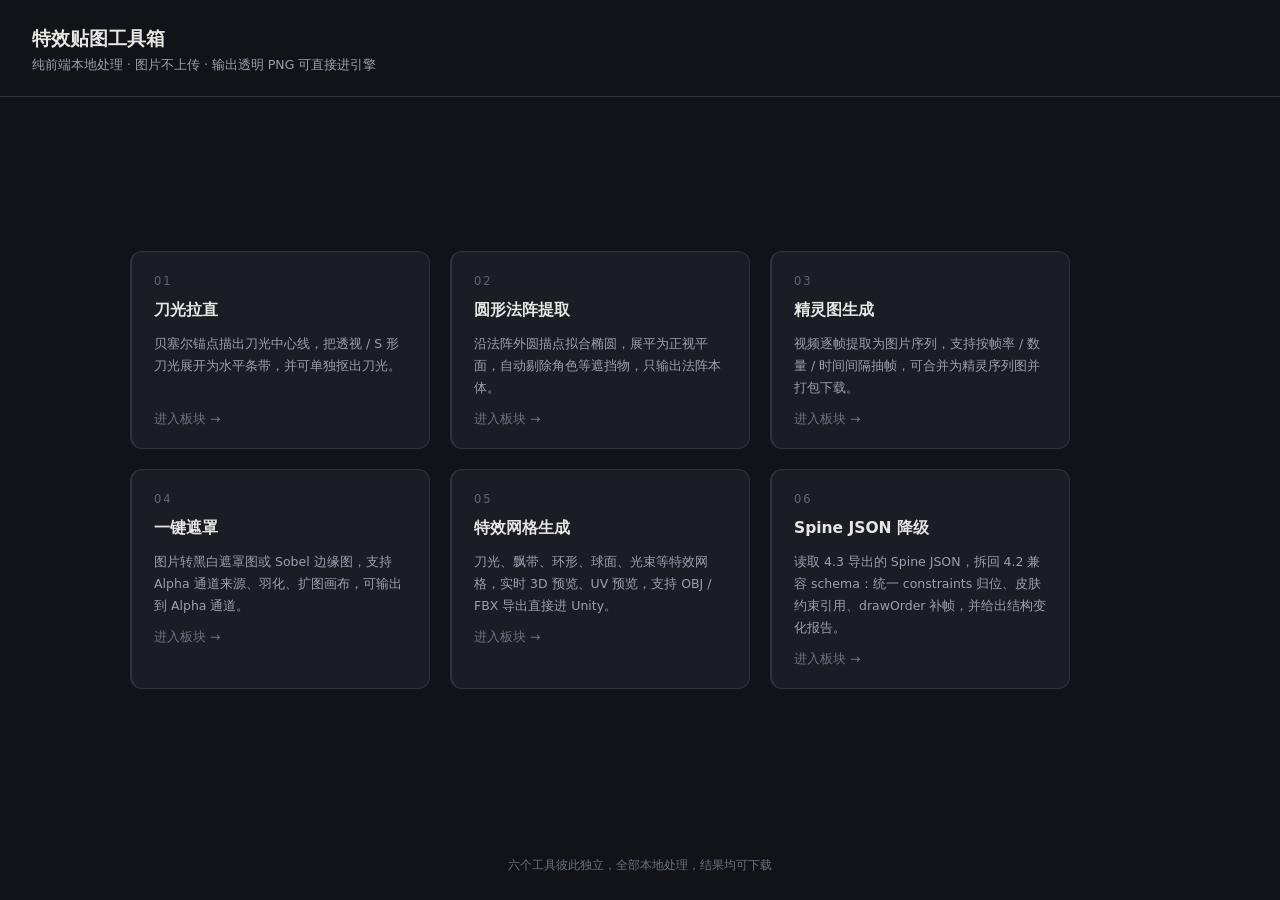
<file: index.html>
<!DOCTYPE html>
<html lang="zh-CN">
<head>
<meta charset="UTF-8">
<meta name="viewport" content="width=device-width, initial-scale=1.0">
<title>特效贴图工具箱</title>
<style>
  :root{
    --bg:#111318; --panel:#1a1d24; --panel2:#22262f; --line:#2e3340;
    --txt:#e8e6e3; --dim:#9aa0ad; --acc:#ff7a3c; --acc2:#37d6c3;
  }
  *{box-sizing:border-box; margin:0; padding:0;}
  body{background:var(--bg); color:var(--txt); font-family:"Microsoft YaHei","PingFang SC",system-ui,sans-serif; min-height:100vh; display:flex; flex-direction:column;}
  header{padding:26px 32px 22px; border-bottom:1px solid var(--line);}
  header h1{font-size:19px; font-weight:700;}
  header .sub{color:var(--dim); font-size:12.5px; margin-top:5px;}
  main{flex:1; display:flex; align-items:center; justify-content:center; padding:44px 32px;}
  .grid{display:grid; grid-template-columns:repeat(3, 300px); gap:20px; max-width:1020px; width:100%;}
  .mod{display:flex; flex-direction:column; gap:12px; text-decoration:none; color:inherit;
       background:var(--panel); border:1px solid var(--line); border-left:2px solid var(--line);
       border-radius:12px; padding:22px 22px 20px; transition:.16s;}
  .mod:hover{border-color:var(--line); border-left-color:var(--acc); background:var(--panel2);}
  .no{font-size:11.5px; color:#5f6672; letter-spacing:2px; font-variant-numeric:tabular-nums;}
  .mod h2{font-size:15.5px; font-weight:700;}
  .mod p{color:var(--dim); font-size:12.5px; line-height:1.75; min-height:66px;}
  .go{font-size:12.5px; color:#6c7280; transition:.16s;}
  .mod:hover .go{color:var(--acc);}
  footer{padding:14px 32px 26px; color:#6c7280; font-size:12px; text-align:center;}
  @media(max-width:1020px){ .grid{grid-template-columns:repeat(2,1fr);} }
  @media(max-width:720px){ .grid{grid-template-columns:1fr;} main{padding:24px 16px;} .mod p{min-height:0;} }
</style>
</head>
<body>

<header>
  <h1>特效贴图工具箱</h1>
  <div class="sub">纯前端本地处理 · 图片不上传 · 输出透明 PNG 可直接进引擎</div>
</header>

<main>
  <div class="grid">
    <a class="mod" href="slash.html">
      <div class="no">01</div>
      <h2>刀光拉直</h2>
      <p>贝塞尔锚点描出刀光中心线，把透视 / S 形刀光展开为水平条带，并可单独抠出刀光。</p>
      <div class="go">进入板块 →</div>
    </a>

    <a class="mod" href="magic-circle.html">
      <div class="no">02</div>
      <h2>圆形法阵提取</h2>
      <p>沿法阵外圆描点拟合椭圆，展平为正视平面，自动剔除角色等遮挡物，只输出法阵本体。</p>
      <div class="go">进入板块 →</div>
    </a>

    <a class="mod" href="sprite-generator/index.html">
      <div class="no">03</div>
      <h2>精灵图生成</h2>
      <p>视频逐帧提取为图片序列，支持按帧率 / 数量 / 时间间隔抽帧，可合并为精灵序列图并打包下载。</p>
      <div class="go">进入板块 →</div>
    </a>

    <a class="mod" href="mask-tool.html">
      <div class="no">04</div>
      <h2>一键遮罩</h2>
      <p>图片转黑白遮罩图或 Sobel 边缘图，支持 Alpha 通道来源、羽化、扩图画布，可输出到 Alpha 通道。</p>
      <div class="go">进入板块 →</div>
    </a>

    <a class="mod" href="effect-mesh/index.html">
      <div class="no">05</div>
      <h2>特效网格生成</h2>
      <p>刀光、飘带、环形、球面、光束等特效网格，实时 3D 预览、UV 预览，支持 OBJ / FBX 导出直接进 Unity。</p>
      <div class="go">进入板块 →</div>
    </a>

    <a class="mod" href="spine-json-downgrade/index.html">
      <div class="no">06</div>
      <h2>Spine JSON 降级</h2>
      <p>读取 4.3 导出的 Spine JSON，拆回 4.2 兼容 schema：统一 constraints 归位、皮肤约束引用、drawOrder 补帧，并给出结构变化报告。</p>
      <div class="go">进入板块 →</div>
    </a>
  </div>
</main>

<footer>六个工具彼此独立，全部本地处理，结果均可下载</footer>

</body>
</html>
</file>
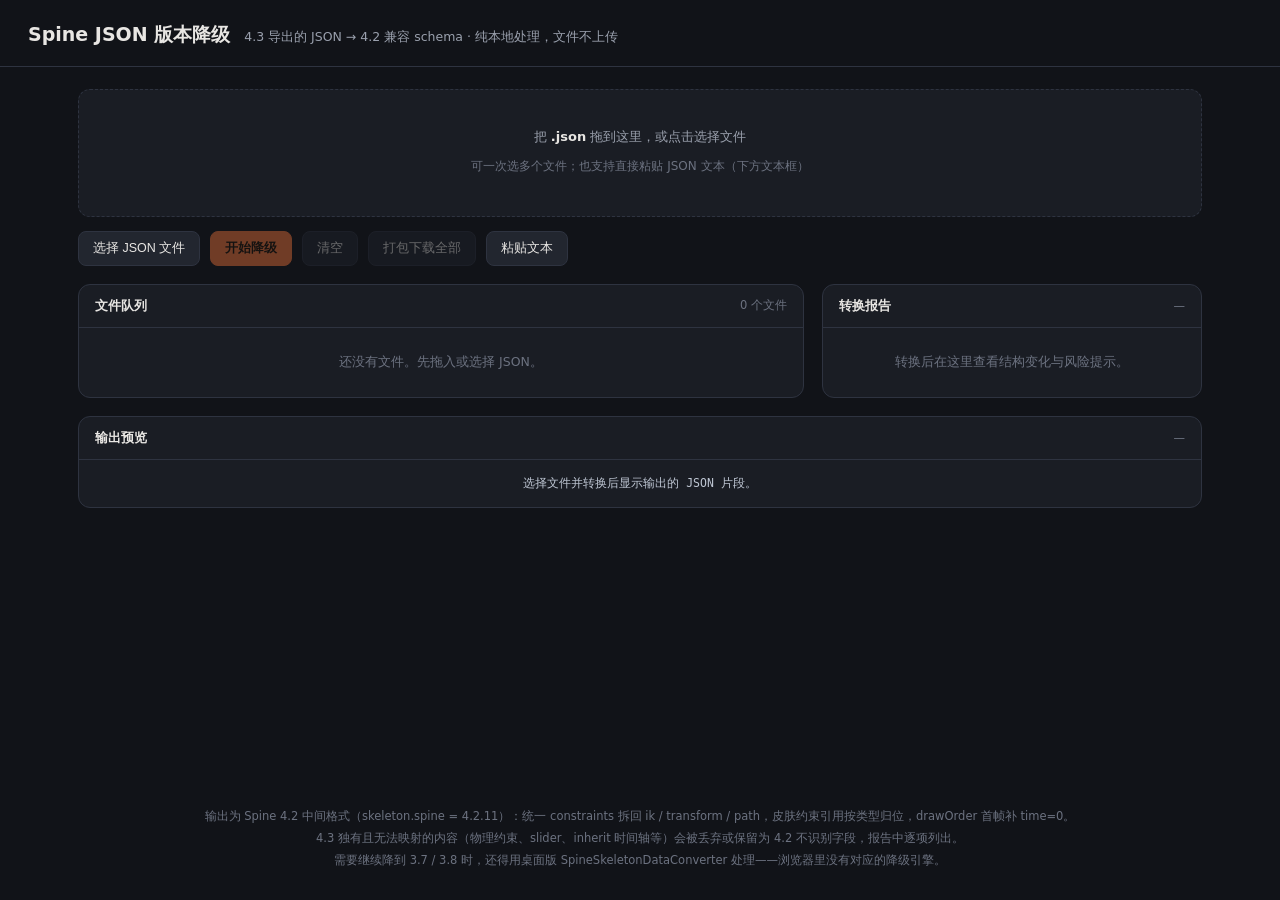
<file: spine-json-downgrade/index.html>
<!DOCTYPE html>
<html lang="zh-CN">
<head>
<meta charset="UTF-8">
<meta name="viewport" content="width=device-width, initial-scale=1.0">
<title>Spine JSON 版本降级 · 4.3 → 4.2</title>
<style>
  :root{
    --bg:#111318; --panel:#1a1d24; --panel2:#22262f; --line:#2e3340;
    --txt:#e8e6e3; --dim:#9aa0ad; --acc:#ff7a3c; --acc2:#37d6c3; --warn:#f6c66b;
  }
  *{box-sizing:border-box; margin:0; padding:0;}
  body{background:var(--bg); color:var(--txt); font-family:"Microsoft YaHei","PingFang SC",system-ui,sans-serif;
       min-height:100vh; display:flex; flex-direction:column; font-size:13px;}
  header{padding:22px 28px 18px; border-bottom:1px solid var(--line); display:flex; align-items:baseline; gap:14px; flex-wrap:wrap;}
  header h1{font-size:19px; font-weight:700;}
  header .sub{color:var(--dim); font-size:12.5px;}
  main{flex:1; padding:22px 28px 40px; max-width:1180px; width:100%; margin:0 auto;}
  .bar{display:flex; gap:10px; align-items:center; flex-wrap:wrap; margin-bottom:16px;}
  .btn{background:var(--panel2); color:var(--txt); border:1px solid var(--line); border-radius:8px;
       padding:8px 14px; font-size:12.5px; cursor:pointer; transition:.15s;}
  .btn:hover{border-color:var(--acc); color:var(--acc);}
  .btn.primary{background:var(--acc); border-color:var(--acc); color:#1a1207; font-weight:700;}
  .btn.primary:hover{filter:brightness(1.08); color:#1a1207;}
  .btn:disabled{opacity:.4; cursor:not-allowed;}
  #drop{border:1.5px dashed var(--line); border-radius:12px; padding:38px 20px; text-align:center;
        color:var(--dim); cursor:pointer; transition:.15s; background:var(--panel);}
  #drop.hover{border-color:var(--acc); color:var(--txt); background:var(--panel2);}
  #drop b{color:var(--txt);}
  .hint{color:#6c7280; font-size:12px; margin-top:10px; line-height:1.8;}
  .layout{display:grid; grid-template-columns:minmax(0,1fr) 380px; gap:18px; margin-top:18px;}
  @media(max-width:960px){ .layout{grid-template-columns:1fr;} }
  .card{background:var(--panel); border:1px solid var(--line); border-radius:12px; overflow:hidden;}
  .card h2{font-size:13px; font-weight:700; padding:12px 16px; border-bottom:1px solid var(--line);
           display:flex; justify-content:space-between; align-items:center; gap:10px;}
  .card h2 span{color:#6c7280; font-weight:400; font-size:11.5px;}
  table{width:100%; border-collapse:collapse; font-size:12px;}
  th,td{padding:9px 12px; text-align:left; border-bottom:1px solid #24283330; vertical-align:top;}
  th{color:var(--dim); font-weight:500; font-size:11.5px; background:#171a2080;}
  td.path{font-family:ui-monospace,Consolas,monospace; font-size:11.5px; color:#c9cfda; word-break:break-all;}
  .tag{display:inline-block; padding:1px 7px; border-radius:5px; font-size:11px; border:1px solid var(--line);}
  .tag.ok{color:var(--acc2); border-color:#274d49; background:#12211f;}
  .tag.warn{color:var(--warn); border-color:#4a3a1d; background:#211a10;}
  .tag.err{color:#ff8a80; border-color:#4d2626; background:#211414;}
  dl{margin:0; padding:6px 16px 14px;}
  dt{color:var(--dim); font-size:11.5px; margin-top:10px;}
  dd{margin:2px 0 0; font-size:12.5px; line-height:1.7; word-break:break-word;}
  ul.report{margin:0; padding:8px 16px 16px 32px; color:var(--dim); font-size:12px; line-height:1.9;}
  ul.report b{color:var(--txt); font-weight:600;}
  .warnlist li{color:var(--warn);}
  .empty{padding:26px 16px; color:#6c7280; text-align:center; font-size:12.5px;}
  .preview{max-height:520px; overflow:auto; padding:14px 16px; margin:0;
           font-family:ui-monospace,Consolas,monospace; font-size:11.5px; line-height:1.65; color:#bfc7d4;
           white-space:pre; tab-size:2;}
  .mono{font-family:ui-monospace,Consolas,monospace;}
  footer{padding:16px 28px 28px; color:#6c7280; font-size:11.5px; text-align:center; line-height:1.9;}
  a{color:var(--acc2);}
</style>
</head>
<body>

<header>
  <h1>Spine JSON 版本降级</h1>
  <div class="sub">4.3 导出的 JSON → 4.2 兼容 schema · 纯本地处理，文件不上传</div>
</header>

<main>
  <div id="drop">
    把 <b>.json</b> 拖到这里，或点击选择文件
    <div class="hint">可一次选多个文件；也支持直接粘贴 JSON 文本（下方文本框）</div>
  </div>
  <div class="bar" style="margin-top:14px;">
    <button class="btn" id="pick">选择 JSON 文件</button>
    <button class="btn primary" id="run" disabled>开始降级</button>
    <button class="btn" id="clear" disabled>清空</button>
    <button class="btn" id="zipBtn" disabled>打包下载全部</button>
    <button class="btn" id="pasteToggle">粘贴文本</button>
    <input type="file" id="file" accept=".json,application/json" multiple hidden>
  </div>

  <div id="pasteWrap" style="display:none; margin-bottom:16px;">
    <textarea id="paste" style="width:100%; min-height:110px; padding:12px; border:1px solid var(--line); border-radius:10px;
              background:var(--panel); color:var(--txt); font-family:ui-monospace,Consolas,monospace; font-size:11.5px; line-height:1.6; resize:vertical;"
              placeholder="粘贴一段 Spine JSON（4.3 或更早都可以）"></textarea>
    <button class="btn" id="loadPaste" style="margin-top:8px;">加入队列</button>
  </div>

  <div class="layout">
    <div class="card">
      <h2>文件队列 <span id="queueInfo">0 个文件</span></h2>
      <div id="queue"><div class="empty">还没有文件。先拖入或选择 JSON。</div></div>
    </div>

    <div class="card">
      <h2>转换报告 <span id="reportFile">—</span></h2>
      <div id="report"><div class="empty">转换后在这里查看结构变化与风险提示。</div></div>
    </div>
  </div>

  <div class="card" style="margin-top:18px;">
    <h2>输出预览 <span id="previewMeta">—</span></h2>
    <pre id="preview" class="preview empty">选择文件并转换后显示输出的 JSON 片段。</pre>
  </div>
</main>

<footer>
  输出为 Spine 4.2 中间格式（skeleton.spine = 4.2.11）：统一 constraints 拆回 ik / transform / path，皮肤约束引用按类型归位，drawOrder 首帧补 time=0。<br>
  4.3 独有且无法映射的内容（物理约束、slider、inherit 时间轴等）会被丢弃或保留为 4.2 不识别字段，报告中逐项列出。<br>
  需要继续降到 3.7 / 3.8 时，还得用桌面版 SpineSkeletonDataConverter 处理——浏览器里没有对应的降级引擎。
</footer>

<script src="converter.js"></script>
<script>
(function () {
  var state = { files: [] };
  var $ = function (id) { return document.getElementById(id); };

  function fmtSize(n) {
    if (n < 1024) return n + ' B';
    if (n < 1024 * 1024) return (n / 1024).toFixed(1) + ' KB';
    return (n / 1024 / 1024).toFixed(1) + ' MB';
  }
  function esc(s) {
    return String(s).replace(/&/g, '&amp;').replace(/</g, '&lt;').replace(/>/g, '&gt;');
  }
  function stem(name) { return name.replace(/\.json$/i, ''); }

  function addFile(name, text, size) {
    var item = { id: 'f' + (state.files.length + 1), name: name, text: text, size: size || text.length, report: null, output: null, error: null };
    state.files.push(item);
    return item;
  }

  function renderQueue() {
    var host = $('queue');
    $('queueInfo').textContent = state.files.length + ' 个文件';
    if (!state.files.length) {
      host.innerHTML = '<div class="empty">还没有文件。先拖入或选择 JSON。</div>';
      $('run').disabled = true; $('clear').disabled = true; $('zipBtn').disabled = true;
      return;
    }
    $('run').disabled = false; $('clear').disabled = false;
    var rows = state.files.map(function (f) {
      var status, tag;
      if (f.error) { status = f.error; tag = '<span class="tag err">解析失败</span>'; }
      else if (f.report) {
        status = '已降级 · curve ' + f.report.curveBefore + ' → ' + f.report.curveAfter + (f.report.warnings.length ? ' · ' + f.report.warnings.length + ' 条提示' : '');
        tag = '<span class="tag ok">完成</span>';
      } else { status = '待转换'; tag = '<span class="tag">待处理</span>'; }
      return '<tr data-id="' + f.id + '">' +
        '<td class="path">' + esc(f.name) + '<br><span style="color:#6c7280">' + fmtSize(f.size) + '</span></td>' +
        '<td>' + tag + '</td><td>' + esc(status) + '</td>' +
        '<td style="text-align:right;white-space:nowrap">' +
        (f.output ? '<button class="btn dl" data-id="' + f.id + '" style="padding:4px 10px;">下载</button>' : '') +
        '<button class="btn view" data-id="' + f.id + '" style="padding:4px 10px;margin-left:6px;">查看</button>' +
        '</td></tr>';
    }).join('');
    host.innerHTML = '<table><thead><tr><th style="width:34%">文件</th><th style="width:12%">状态</th><th>结果</th><th></th></tr></thead><tbody>' + rows + '</tbody></table>';
    $('zipBtn').disabled = !state.files.some(function (f) { return !!f.output; });
  }

  function runOne(f) {
    var data;
    try { data = JSON.parse(f.text); }
    catch (e) { f.error = 'JSON 语法错误：' + e.message; f.report = null; f.output = null; return; }
    if (!data || typeof data !== 'object' || Array.isArray(data)) {
      f.error = '顶层不是 JSON 对象'; f.report = null; f.output = null; return;
    }
    var report = SpineJsonDowngrade.convert(data);
    f.report = report;
    f.output = JSON.stringify(data, null, 2);
    f.error = null;
  }

  function download(name, text) {
    var blob = new Blob([text], { type: 'application/json' });
    var a = document.createElement('a');
    a.href = URL.createObjectURL(blob);
    a.download = name;
    a.click();
    setTimeout(function () { URL.revokeObjectURL(a.href); }, 2000);
  }

  function renderReport(f) {
    $('reportFile').textContent = f ? f.name : '—';
    var host = $('report');
    if (!f) { host.innerHTML = '<div class="empty">转换后在这里查看结构变化与风险提示。</div>'; return; }
    if (f.error) { host.innerHTML = '<div class="empty" style="color:#ff8a80">' + esc(f.error) + '</div>'; return; }
    var r = f.report;
    var counts = r.counts || {};
    var notes = r.notes.map(function (n) { return '<li>' + esc(n) + '</li>'; }).join('');
    var warns = r.warnings.length
      ? '<dt>风险提示</dt><ul class="report warnlist">' + r.warnings.map(function (w) { return '<li>' + esc(w) + '</li>'; }).join('') + '</ul>'
      : '<dt>风险提示</dt><dd style="color:#6c7280">无明显丢失。</dd>';
    host.innerHTML =
      '<dl>' +
      '<dt>源版本</dt><dd class="mono">' + esc(r.sourceVersion) + '</dd>' +
      '<dt>输出 schema</dt><dd class="mono">' + (r.converted ? '4.2.11' : '未改变') + '</dd>' +
      '<dt>结构变化</dt><dd>' +
      'IK ' + (counts.ik || 0) + ' · 变换 ' + (counts.transform || 0) + ' · 路径 ' + (counts.path || 0) +
      ' · 皮肤引用 ' + (counts.skin || 0) + '<br>' +
      '物理丢弃 ' + (counts.physics || 0) + ' · 其他丢弃 ' + (counts.unknown || 0) +
      '</dd>' +
      '<dt>curve 字段</dt><dd>' + r.curveBefore + ' → ' + r.curveAfter + '</dd>' +
      '<dt>null / drawOrder</dt><dd>删除 null ' + r.nulls + ' 个 · drawOrder 补帧 ' + r.drawOrderFixed + ' 条</dd>' +
      warns +
      '<dt>处理记录</dt><ul class="report">' + notes + '</ul>' +
      '</dl>';
  }

  function renderPreview(f) {
    var host = $('preview');
    if (!f || !f.output) {
      $('previewMeta').textContent = '—';
      host.className = 'preview empty';
      host.textContent = '选择文件并转换后显示输出的 JSON 片段。';
      return;
    }
    $('previewMeta').textContent = stem(f.name) + '_4.2.json · ' + fmtSize(f.output.length);
    host.className = 'preview';
    host.textContent = f.output.slice(0, 4000) + (f.output.length > 4000 ? '\n\n…（已截断，完整内容请下载）' : '');
  }

  function convertAll() {
    state.files.forEach(runOne);
    renderQueue();
    var done = state.files.filter(function (f) { return f.report; });
    if (done.length) { renderReport(done[0]); renderPreview(done[0]); }
  }

  /* 事件 */
  $('pick').onclick = function () { $('file').click(); };
  $('file').onchange = function (e) {
    var files = Array.prototype.slice.call(e.target.files || []);
    files.forEach(function (file) {
      var reader = new FileReader();
      reader.onload = function () {
        addFile(file.name, String(reader.result), file.size);
        renderQueue();
      };
      reader.readAsText(file, 'utf-8');
    });
    e.target.value = '';
  };
  var drop = $('drop');
  ['dragenter', 'dragover'].forEach(function (ev) {
    drop.addEventListener(ev, function (e) { e.preventDefault(); drop.classList.add('hover'); });
  });
  ['dragleave', 'drop'].forEach(function (ev) {
    drop.addEventListener(ev, function (e) { e.preventDefault(); drop.classList.remove('hover'); });
  });
  drop.addEventListener('drop', function (e) {
    var files = Array.prototype.slice.call(e.dataTransfer.files || []);
    files.forEach(function (file) { if (!/\.json$/i.test(file.name)) return;
      var reader = new FileReader();
      reader.onload = function () { addFile(file.name, String(reader.result), file.size); renderQueue(); };
      reader.readAsText(file, 'utf-8');
    });
  });
  drop.addEventListener('click', function () { $('file').click(); });
  $('pasteToggle').onclick = function () {
    var w = $('pasteWrap');
    w.style.display = w.style.display === 'none' ? 'block' : 'none';
  };
  $('loadPaste').onclick = function () {
    var text = $('paste').value.trim();
    if (!text) return;
    var name = 'pasted-' + (state.files.length + 1) + '.json';
    addFile(name, text, text.length);
    $('paste').value = '';
    $('pasteWrap').style.display = 'none';
    renderQueue();
  };
  $('run').onclick = convertAll;
  $('clear').onclick = function () {
    state.files = [];
    renderQueue();
    renderReport(null);
    renderPreview(null);
  };
  $('zipBtn').onclick = function () {
    var done = state.files.filter(function (f) { return f.output; });
    if (!done.length) return;
    var loadJSZip = function () {
      return new Promise(function (resolve, reject) {
        if (window.JSZip) return resolve(window.JSZip);
        var s = document.createElement('script');
        s.src = '../sprite-generator/vendor/jszip.min.js';
        s.onload = function () { window.JSZip ? resolve(window.JSZip) : reject(new Error('JSZip 加载失败')); };
        s.onerror = function () { reject(new Error('JSZip 加载失败')); };
        document.head.appendChild(s);
      });
    };
    loadJSZip().then(function (JSZip) {
      var zip = new JSZip();
      done.forEach(function (f) { zip.file(stem(f.name) + '_4.2.json', f.output); });
      return zip.generateAsync({ type: 'blob' });
    }).then(function (blob) {
      var a = document.createElement('a');
      a.href = URL.createObjectURL(blob);
      a.download = 'spine-json-42-' + Date.now() + '.zip';
      a.click();
      setTimeout(function () { URL.revokeObjectURL(a.href); }, 2000);
    }).catch(function () {
      done.forEach(function (f) { download(stem(f.name) + '_4.2.json', f.output); });
    });
  };

  /* 表格内操作 */
  $('queue').addEventListener('click', function (e) {
    var btn = e.target.closest && e.target.closest('button');
    if (!btn) return;
    var id = btn.getAttribute('data-id');
    var f = state.files.filter(function (x) { return x.id === id; })[0];
    if (!f) return;
    if (btn.classList.contains('dl')) download(stem(f.name) + '_4.2.json', f.output);
    if (btn.classList.contains('view')) { renderReport(f); renderPreview(f); }
  });

  renderQueue();
})();
</script>
</body>
</html>
</file>
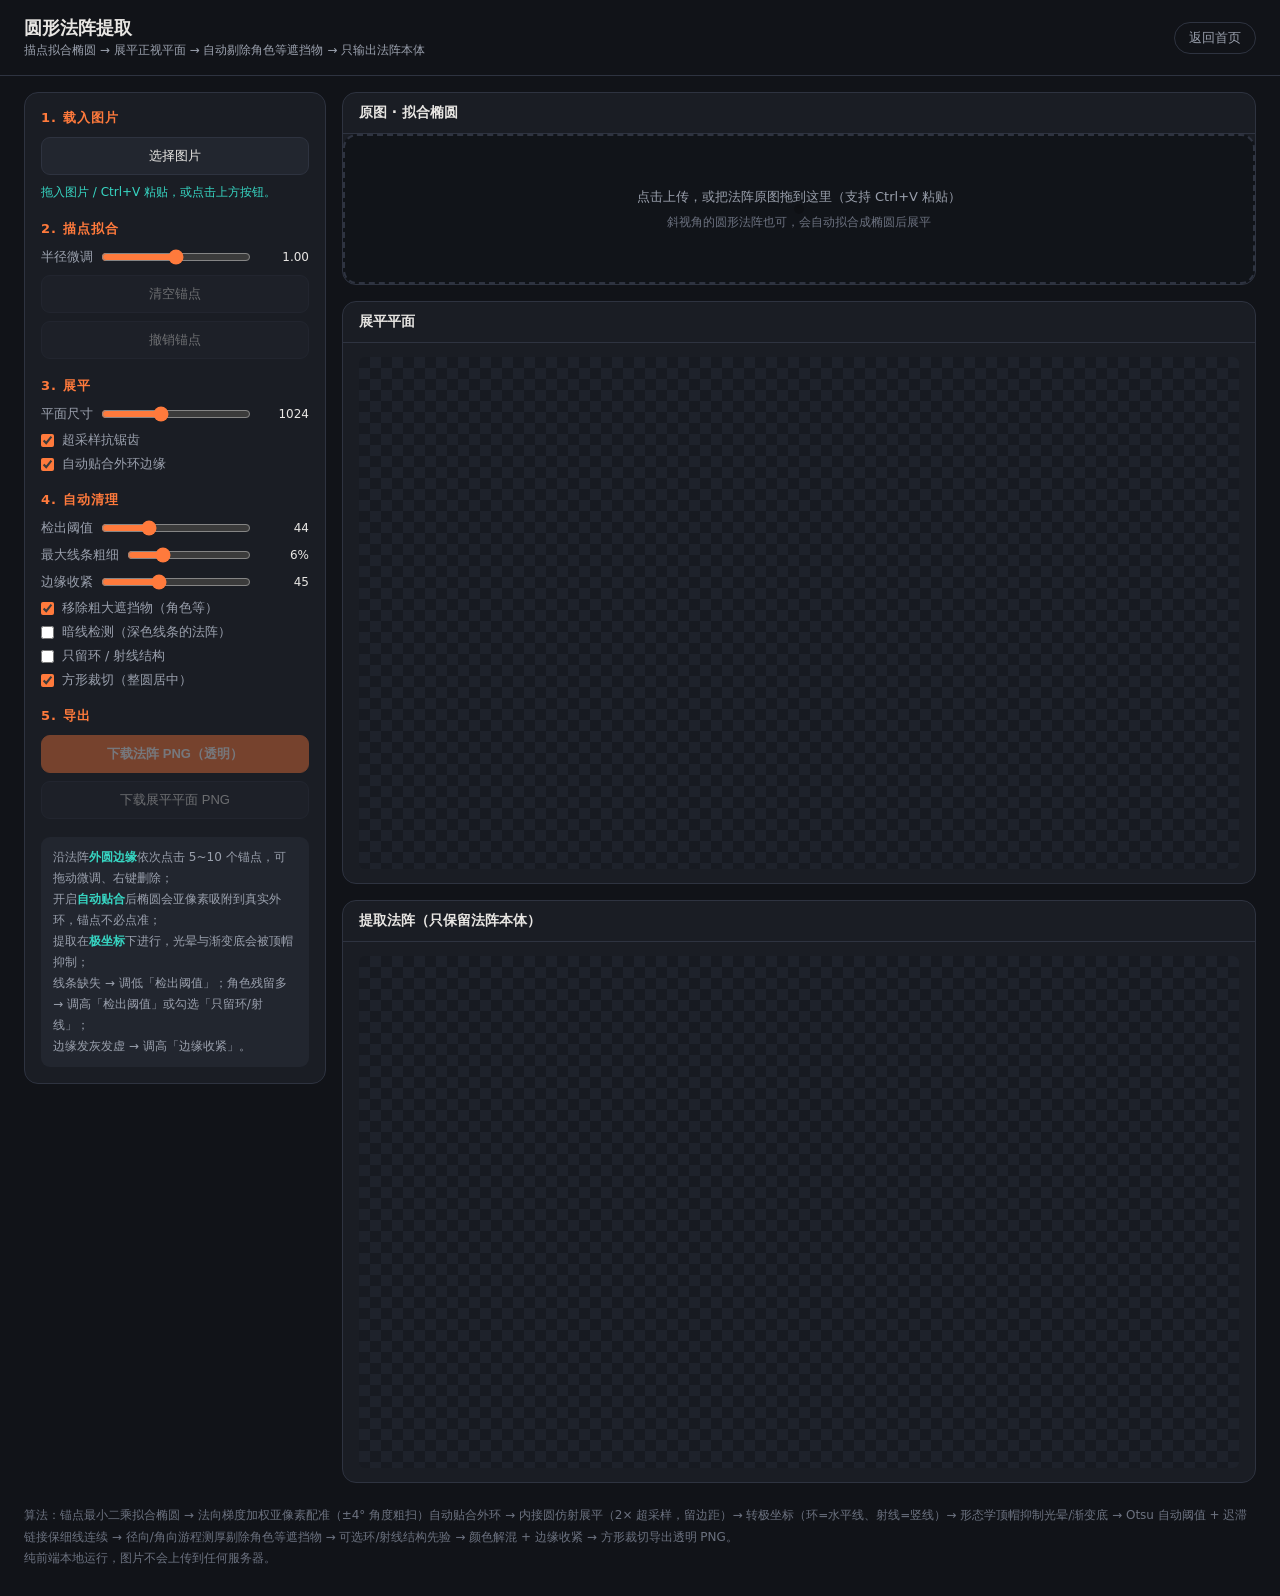
<file: magic-circle.html>
<!DOCTYPE html>
<html lang="zh-CN">
<head>
<meta charset="UTF-8">
<meta name="viewport" content="width=device-width, initial-scale=1.0">
<title>圆形法阵提取 · Magic Circle Unwrap</title>
<style>
  :root{
    --bg:#111318; --panel:#1a1d24; --panel2:#22262f; --line:#2e3340;
    --txt:#e8e6e3; --dim:#9aa0ad; --acc:#ff7a3c; --acc2:#37d6c3;
  }
  *{box-sizing:border-box; margin:0; padding:0;}
  body{background:var(--bg); color:var(--txt); font-family:"Microsoft YaHei","PingFang SC",system-ui,sans-serif; min-height:100vh;}
  header{padding:16px 24px; border-bottom:1px solid var(--line); display:flex; align-items:center; gap:16px;}
  header h1{font-size:18px; font-weight:700;}
  header .sub{color:var(--dim); font-size:12px; margin-top:2px;}
  .back{margin-left:auto; font-size:13px; color:var(--dim); text-decoration:none; border:1px solid var(--line); padding:6px 14px; border-radius:20px; transition:.15s; white-space:nowrap;}
  .back:hover{color:var(--acc); border-color:var(--acc);}
  main{display:grid; grid-template-columns:302px 1fr; gap:16px; padding:16px 24px; max-width:1500px; margin:0 auto;}
  aside{background:var(--panel); border:1px solid var(--line); border-radius:14px; padding:16px; height:fit-content; position:sticky; top:16px;}
  .group{margin-bottom:18px;}
  .group h3{font-size:13px; color:var(--acc); margin-bottom:10px; letter-spacing:1px;}
  .row{display:flex; align-items:center; justify-content:space-between; margin-bottom:9px; gap:8px; font-size:13px;}
  .row label{color:var(--dim); white-space:nowrap;}
  .row input[type=range]{flex:1; accent-color:var(--acc); min-width:0;}
  .row .val{min-width:50px; text-align:right; font-variant-numeric:tabular-nums; font-size:12px;}
  .btn{display:block; width:100%; border:1px solid var(--line); background:var(--panel2); color:var(--txt); padding:9px 0; border-radius:9px; cursor:pointer; font-size:13px; margin-bottom:8px; transition:.15s;}
  .btn:hover{border-color:var(--acc); color:var(--acc);}
  .btn.primary{background:var(--acc); border-color:var(--acc); color:#fff; font-weight:700;}
  .btn.primary:hover{filter:brightness(1.12); color:#fff;}
  .btn:disabled{opacity:.4; cursor:not-allowed;}
  .chk{display:flex; align-items:center; gap:8px; font-size:12.5px; color:var(--dim); margin-bottom:7px; cursor:pointer;}
  .chk input{accent-color:var(--acc);}
  .hint{font-size:12px; color:var(--dim); line-height:1.75; background:var(--panel2); border-radius:9px; padding:10px 12px;}
  .hint b{color:var(--acc2);}
  #status{font-size:12px; color:var(--acc2); min-height:16px; margin-top:4px; line-height:1.6;}
  #stage{display:grid; gap:16px; min-width:0;}
  .card{background:var(--panel); border:1px solid var(--line); border-radius:14px; overflow:hidden;}
  .card h2{font-size:14px; padding:11px 16px; border-bottom:1px solid var(--line); display:flex; align-items:center; gap:10px;}
  .card h2 .pill{font-size:11px; color:var(--dim); font-weight:400;}
  .cbody{padding:14px 16px; display:flex; justify-content:center; align-items:center; min-height:150px; position:relative;}
  canvas{max-width:100%; border-radius:6px;}
  #srcCanvas{cursor:crosshair; background:#000;}
  .checker{width:100%; background:
     repeating-conic-gradient(#1e222b 0% 25%, #171a21 0% 50%) 0 0/22px 22px; border-radius:6px; display:flex; justify-content:center;}
  #drop{position:absolute; inset:0; border:2px dashed var(--line); border-radius:14px; display:flex; flex-direction:column; align-items:center; justify-content:center; gap:8px; color:var(--dim); cursor:pointer; transition:.2s; background:rgba(17,19,24,.85); z-index:5;}
  #drop:hover,#drop.over{border-color:var(--acc); color:var(--acc);}
  .empty-tips{font-size:13px;} .empty-sub{font-size:12px; color:#6c7280;}
  footer{max-width:1500px; margin:0 auto; padding:6px 24px 26px; color:#6c7280; font-size:12px; line-height:1.8;}
</style>
</head>
<body>

<header>
  <div>
    <h1>圆形法阵提取</h1>
    <div class="sub">描点拟合椭圆 → 展平正视平面 → 自动剔除角色等遮挡物 → 只输出法阵本体</div>
  </div>
  <a class="back" href="index.html">返回首页</a>
</header>

<main>
  <aside>
    <div class="group">
      <h3>1. 载入图片</h3>
      <button class="btn" id="btnPick">选择图片</button>
      <div id="status">拖入图片 / Ctrl+V 粘贴，或点击上方按钮。</div>
    </div>

    <div class="group">
      <h3>2. 描点拟合</h3>
      <div class="row"><label>半径微调</label><input type="range" id="pRadius" min="80" max="120" value="100"><span class="val" id="vRadius">1.00</span></div>
      <button class="btn" id="btnClear" disabled>清空锚点</button>
      <button class="btn" id="btnUndo" disabled>撤销锚点</button>
    </div>

    <div class="group">
      <h3>3. 展平</h3>
      <div class="row"><label>平面尺寸</label><input type="range" id="pSize" min="384" max="2048" step="128" value="1024"><span class="val" id="vSize">1024</span></div>
      <label class="chk"><input type="checkbox" id="pSS" checked> 超采样抗锯齿</label>
      <label class="chk"><input type="checkbox" id="pSnap" checked> 自动贴合外环边缘</label>
    </div>

    <div class="group">
      <h3>4. 自动清理</h3>
      <div class="row"><label>检出阈值</label><input type="range" id="pAlpha" min="12" max="120" value="44"><span class="val" id="vAlpha">44</span></div>
      <div class="row"><label>最大线条粗细</label><input type="range" id="pStroke" min="1" max="20" value="6"><span class="val" id="vStroke">6%</span></div>
      <div class="row"><label>边缘收紧</label><input type="range" id="pEdge" min="0" max="120" value="45"><span class="val" id="vEdge">45</span></div>
      <label class="chk"><input type="checkbox" id="pBlobs" checked> 移除粗大遮挡物（角色等）</label>
      <label class="chk"><input type="checkbox" id="pDark"> 暗线检测（深色线条的法阵）</label>
      <label class="chk"><input type="checkbox" id="pStruct"> 只留环 / 射线结构</label>
      <label class="chk"><input type="checkbox" id="pCrop" checked> 方形裁切（整圆居中）</label>
    </div>

    <div class="group">
      <h3>5. 导出</h3>
      <button class="btn primary" id="btnSaveExt" disabled>下载法阵 PNG（透明）</button>
      <button class="btn" id="btnSaveFlat" disabled>下载展平平面 PNG</button>
    </div>

    <div class="hint">
      沿法阵<b>外圆边缘</b>依次点击 5~10 个锚点，可拖动微调、右键删除；<br>
      开启<b>自动贴合</b>后椭圆会亚像素吸附到真实外环，锚点不必点准；<br>
      提取在<b>极坐标</b>下进行，光晕与渐变底会被顶帽抑制；<br>
      线条缺失 → 调低「检出阈值」；角色残留多 → 调高「检出阈值」或勾选「只留环/射线」；<br>
      边缘发灰发虚 → 调高「边缘收紧」。
    </div>
  </aside>

  <section id="stage">
    <div class="card">
      <h2>原图 · 拟合椭圆 <span class="pill" id="srcInfo"></span></h2>
      <div class="cbody">
        <canvas id="srcCanvas" width="10" height="10"></canvas>
        <div id="drop">
          <div class="empty-tips">点击上传，或把法阵原图拖到这里（支持 Ctrl+V 粘贴）</div>
          <div class="empty-sub">斜视角的圆形法阵也可，会自动拟合成椭圆后展平</div>
        </div>
      </div>
    </div>
    <div class="card">
      <h2>展平平面 <span class="pill" id="flatInfo"></span></h2>
      <div class="cbody"><div class="checker" style="padding:0"><canvas id="flatCanvas" width="512" height="512"></canvas></div></div>
    </div>
    <div class="card">
      <h2>提取法阵（只保留法阵本体） <span class="pill" id="extInfo"></span></h2>
      <div class="cbody"><div class="checker" style="padding:0"><canvas id="extCanvas" width="512" height="512"></canvas></div></div>
    </div>
  </section>
</main>

<footer>
  算法：锚点最小二乘拟合椭圆 → 法向梯度加权亚像素配准（±4° 角度粗扫）自动贴合外环 → 内接圆仿射展平（2× 超采样，留边距）→ 转极坐标（环=水平线、射线=竖线）→ 形态学顶帽抑制光晕/渐变底 → Otsu 自动阈值 + 迟滞链接保细线连续 → 径向/角向游程测厚剔除角色等遮挡物 → 可选环/射线结构先验 → 颜色解混 + 边缘收紧 → 方形裁切导出透明 PNG。<br>
  纯前端本地运行，图片不会上传到任何服务器。
</footer>

<input type="file" id="fileInput" accept="image/*" style="display:none">

<script>
"use strict";
const $=id=>document.getElementById(id);
const srcCanvas=$("srcCanvas"), srcCtx=srcCanvas.getContext("2d");
const flatCanvas=$("flatCanvas"), flatCtx=flatCanvas.getContext("2d");
const extCanvas=$("extCanvas"), extCtx=extCanvas.getContext("2d");

let img=null, imgW=0, imgH=0, imgData=null;
let anchors=[];
let dragIdx=-1;
let ellipse=null;
let flatData=null;

/* ==================== PURE START ==================== */
function clamp01(v){ return v<0?0:v>1?1:v; }
function smoothstep(e0,e1,x){
  if(e1<=e0) return x>=e1?1:0;
  const t=clamp01((x-e0)/(e1-e0));
  return t*t*(3-2*t);
}

/* 分离式盒式模糊（就地） */
function blur3(a,w,h,r){
  const tmp=new Float32Array(w*h);
  for(let y=0;y<h;y++){
    const row=y*w;
    let sum=0;
    for(let i=-r;i<=r;i++) sum+=a[row+Math.min(w-1,Math.max(0,i))];
    for(let x=0;x<w;x++){
      tmp[row+x]=sum/(2*r+1);
      sum+=a[row+Math.min(w-1,Math.max(0,x+r+1))]-a[row+Math.min(w-1,Math.max(0,x-r))];
    }
  }
  for(let x=0;x<w;x++){
    let sum=0;
    for(let i=-r;i<=r;i++) sum+=tmp[Math.min(h-1,Math.max(0,i))*w+x];
    for(let y=0;y<h;y++){
      a[y*w+x]=sum/(2*r+1);
      sum+=tmp[Math.min(h-1,Math.max(0,y+r+1))*w+x]-tmp[Math.min(h-1,Math.max(0,y-r))*w+x];
    }
  }
}

/* 小数组取中位（就地排序副本） */
function medianOf(buf){
  const n=buf.length;
  for(let i=1;i<n;i++){
    const v=buf[i];
    let j=i-1;
    while(j>=0 && buf[j]>v){ buf[j+1]=buf[j]; j--; }
    buf[j+1]=v;
  }
  return buf[n>>1];
}

/* 分离式中位滤波（近似二维中位，抗大块污染） */
function sepMedian(a,w,h,r){
  const tmp=new Float32Array(w*h);
  const buf=new Float32Array(2*r+1);
  for(let y=0;y<h;y++)for(let x=0;x<w;x++){
    for(let k=-r;k<=r;k++) buf[k+r]=a[y*w+Math.min(w-1,Math.max(0,x+k))];
    tmp[y*w+x]=medianOf(buf.slice());
  }
  for(let x=0;x<w;x++)for(let y=0;y<h;y++){
    for(let k=-r;k<=r;k++) buf[k+r]=tmp[Math.min(h-1,Math.max(0,y+k))*w+x];
    a[y*w+x]=medianOf(buf.slice());
  }
}

/* 局部背景估计：
   1) 每格取「中位亮度附近的平均色」→ 细线不会污染底色
   2) 大窗口中位 → 角色等大块污染被压制
   3) 与全图中位色的偏离钳制到 ±45 → 大块遮挡物不会被当成背景
   4) 轻度模糊 + 双线性上采样 → 平滑底色，兼顾暗角与渐变 */
function buildBackground(rgba,S){
  const n=S*S;
  const cell=Math.max(4, Math.round(S/56));
  const w=Math.ceil(S/cell), h=w;
  const med=new Float32Array(w*h*3);
  const valid=new Uint8Array(w*h);

  for(let cy=0;cy<h;cy++)for(let cx=0;cx<w;cx++){
    const x0=cx*cell, y0=cy*cell;
    const x1=Math.min(S,x0+cell), y1=Math.min(S,y0+cell);
    const total=(x1-x0)*(y1-y0);
    const hist=new Int32Array(256);
    let cnt=0;
    for(let y=y0;y<y1;y++)for(let x=x0;x<x1;x++){
      const o=(y*S+x)*4;
      if(rgba[o+3]<16) continue;
      const l=(rgba[o]*77+rgba[o+1]*150+rgba[o+2]*29)>>8;
      hist[l]++; cnt++;
    }
    if(cnt<Math.max(6, total*0.2)) continue;         // 大半透明的格子视为无效
    let acc=0, lm=0;
    for(let l=0;l<256;l++){ acc+=hist[l]; if(acc>=cnt*0.5){ lm=l; break; } }
    let r=0,g=0,b=0,k=0;
    for(let y=y0;y<y1;y++)for(let x=x0;x<x1;x++){
      const o=(y*S+x)*4;
      if(rgba[o+3]<16) continue;
      const l=(rgba[o]*77+rgba[o+1]*150+rgba[o+2]*29)>>8;
      if(l<lm-16||l>lm+16) continue;
      r+=rgba[o]; g+=rgba[o+1]; b+=rgba[o+2]; k++;
    }
    if(!k) continue;
    const idx=cy*w+cx;
    med[idx*3]=r/k; med[idx*3+1]=g/k; med[idx*3+2]=b/k;
    valid[idx]=1;
  }

  // 全图中位色（大块遮挡物占比通常 < 50%）
  const keepR=[],keepG=[],keepB=[];
  for(let i=0;i<w*h;i++) if(valid[i]){ keepR.push(med[i*3]); keepG.push(med[i*3+1]); keepB.push(med[i*3+2]); }
  let GR=0,GG=0,GB=0;
  if(keepR.length){
    keepR.sort((p,q)=>p-q); keepG.sort((p,q)=>p-q); keepB.sort((p,q)=>p-q);
    const m=keepR.length>>1;
    GR=keepR[m]; GG=keepG[m]; GB=keepB[m];
  }
  // 无效格用全图中位色填充
  for(let i=0;i<w*h;i++) if(!valid[i]){ med[i*3]=GR; med[i*3+1]=GG; med[i*3+2]=GB; }

  // 大窗口中位（压制角色等大块），再钳制偏离
  const rMed=Math.max(2, Math.round(w*0.18));
  const ch=[new Float32Array(w*h), new Float32Array(w*h), new Float32Array(w*h)];
  for(let i=0;i<w*h;i++){ ch[0][i]=med[i*3]; ch[1][i]=med[i*3+1]; ch[2][i]=med[i*3+2]; }
  for(let c=0;c<3;c++){
    sepMedian(ch[c], w, h, rMed);
    const Gc = c===0?GR : c===1?GG : GB;
    for(let i=0;i<w*h;i++){
      let d=ch[c][i]-Gc;
      if(d>45) d=45; else if(d<-45) d=-45;
      ch[c][i]=Gc+d;
    }
    blur3(ch[c], w, h, 2);
  }

  // 双线性上采样
  const q=S/w;
  const out=new Float32Array(n*3);
  for(let y=0;y<S;y++){
    const fy=Math.min(h-1.001, Math.max(0,(y+0.5)/q-0.5));
    const y0=fy|0, ty=fy-y0, y1=Math.min(h-1,y0+1);
    for(let x=0;x<S;x++){
      const fx=Math.min(w-1.001, Math.max(0,(x+0.5)/q-0.5));
      const x0=fx|0, tx=fx-x0, x1=Math.min(w-1,x0+1);
      const o=(y*S+x)*3;
      for(let c=0;c<3;c++){
        const a=ch[c];
        out[o+c]=(1-ty)*((1-tx)*a[y0*w+x0]+tx*a[y0*w+x1]) + ty*((1-tx)*a[y1*w+x0]+tx*a[y1*w+x1]);
      }
    }
  }
  return out;
}

/* Chamfer 距离变换：返回每个内容像素到最近背景的距离（px），支持矩形 W×H */
function chamferDT(mask,W,H){
  const INF=1e7, K=1.41421356, n=W*H;
  const d=new Float32Array(n);
  for(let i=0;i<n;i++) d[i]=mask[i]?INF:0;
  for(let y=0;y<H;y++)for(let x=0;x<W;x++){
    const i=y*W+x; if(!d[i]) continue;
    let v=d[i];
    if(y>0){
      if(x>0 && d[i-W-1]+K<v) v=d[i-W-1]+K;
      if(d[i-W]+1<v) v=d[i-W]+1;
      if(x<W-1 && d[i-W+1]+K<v) v=d[i-W+1]+K;
    }
    if(x>0 && d[i-1]+1<v) v=d[i-1]+1;
    d[i]=v;
  }
  for(let y=H-1;y>=0;y--)for(let x=W-1;x>=0;x--){
    const i=y*W+x; if(!d[i]) continue;
    let v=d[i];
    if(y<H-1){
      if(x<W-1 && d[i+W+1]+K<v) v=d[i+W+1]+K;
      if(d[i+W]+1<v) v=d[i+W]+1;
      if(x>0 && d[i+W-1]+K<v) v=d[i+W-1]+K;
    }
    if(x<W-1 && d[i+1]+1<v) v=d[i+1]+1;
    d[i]=v;
  }
  return d;
}

/* 二值膨胀（矩形核，用积分图 O(1) 查询） */
function dilate(mask,S,r){
  if(r<=0) return mask.slice();
  const W=S+1;
  const sat=new Int32Array(W*W);
  for(let y=0;y<S;y++){
    let rowsum=0;
    for(let x=0;x<S;x++){
      rowsum+=mask[y*S+x];
      sat[(y+1)*W+(x+1)]=sat[y*W+(x+1)]+rowsum;
    }
  }
  const out=new Uint8Array(S*S);
  for(let y=0;y<S;y++){
    const y0=Math.max(0,y-r), y1=Math.min(S-1,y+r);
    for(let x=0;x<S;x++){
      const x0=Math.max(0,x-r), x1=Math.min(S-1,x+r);
      const s=sat[(y1+1)*W+(x1+1)]-sat[y0*W+(x1+1)]-sat[(y1+1)*W+x0]+sat[y0*W+x0];
      out[y*S+x]=s>0?1:0;
    }
  }
  return out;
}

/* 4 邻域连通域标记 */
function labelComponents(mask,S,dt){
  const n=S*S;
  const labels=new Int32Array(n).fill(-1);
  const stack=new Int32Array(n);
  const comps=[];
  for(let s=0;s<n;s++){
    if(!mask[s]||labels[s]!==-1) continue;
    const id=comps.length;
    let sp=0, area=0, maxDT=0;
    stack[sp++]=s; labels[s]=id;
    while(sp>0){
      const p=stack[--sp];
      area++;
      if(dt && dt[p]>maxDT) maxDT=dt[p];
      const x=p%S, y=(p-x)/S;
      if(x>0 && mask[p-1] && labels[p-1]===-1){ labels[p-1]=id; stack[sp++]=p-1; }
      if(x<S-1 && mask[p+1] && labels[p+1]===-1){ labels[p+1]=id; stack[sp++]=p+1; }
      if(y>0 && mask[p-S] && labels[p-S]===-1){ labels[p-S]=id; stack[sp++]=p-S; }
      if(y<S-1 && mask[p+S] && labels[p+S]===-1){ labels[p+S]=id; stack[sp++]=p+S; }
    }
    comps.push({area,maxDT});
  }
  return {labels,comps};
}

/* 展平取景系数：圆盘占画布的 1/FLAT_ROI，留出边距，避免外环被画布边缘切掉 */
const FLAT_ROI=1.05;

/* ============ 一维滑动极值（单调队列 O(n)）+ 可分离形态学 ============ */
function slideMinMax(src,n,r,outMin,outMax){
  const dqMin=new Int32Array(n+1), dqMax=new Int32Array(n+1);
  let hMin=0,tMin=0,hMax=0,tMax=0;
  const total=n+r;
  for(let x=0;x<total;x++){
    if(x<n){
      const v=src[x];
      while(tMin>hMin && src[dqMin[tMin-1]]>=v) tMin--;
      dqMin[tMin++]=x;
      while(tMax>hMax && src[dqMax[tMax-1]]<=v) tMax--;
      dqMax[tMax++]=x;
    }
    const lo=x-r;
    if(lo>=0&&lo<n){
      while(dqMin[hMin]<lo) hMin++;
      while(dqMax[hMax]<lo) hMax++;
      outMin[lo]=src[dqMin[hMin]];
      outMax[lo]=src[dqMax[hMax]];
    }
  }
}

/* 矩形核形态学（isMax=true 为膨胀，false 为腐蚀），半径 r，O(W·H) */
function morph2D(a,W,H,r,isMax){
  if(r<=0) return a;
  const tmp=new Float32Array(W*H);
  const sz=Math.max(W,H)+1;
  const oMin=new Float32Array(sz), oMax=new Float32Array(sz);
  const row=new Float32Array(W);
  for(let y=0;y<H;y++){
    const off=y*W;
    for(let x=0;x<W;x++) row[x]=a[off+x];
    slideMinMax(row,W,r,oMin,oMax);
    for(let x=0;x<W;x++) tmp[off+x]= isMax?oMax[x]:oMin[x];
  }
  const col=new Float32Array(H);
  for(let x=0;x<W;x++){
    for(let y=0;y<H;y++) col[y]=tmp[y*W+x];
    slideMinMax(col,H,r,oMin,oMax);
    for(let y=0;y<H;y++) a[y*W+x]= isMax?oMax[y]:oMin[y];
  }
  return a;
}

/* Otsu 双峰阈值（hist 为 256 桶直方图） */
function otsu(hist,total){
  let sum=0;
  for(let i=0;i<256;i++) sum+=i*hist[i];
  let sumB=0,wB=0,best=-1,bestT=127;
  for(let t=0;t<256;t++){
    wB+=hist[t];
    if(!wB) continue;
    const wF=total-wB;
    if(!wF) break;
    sumB+=t*hist[t];
    const mB=sumB/wB, mF=(sum-sumB)/wF;
    const v=wB*wF*(mB-mF)*(mB-mF);
    if(v>best){ best=v; bestT=t; }
  }
  return bestT+0.5;
}

/* ---------- 极坐标重采样：环 → 水平线，射线 → 竖线 ----------
   PW 角向采样数（≈2πR，保证弧长方向 1px/样本），PH 径向采样数
   亮度取 max(R,G,B)：任意色相的发光线条都能检出
   valid=0 的样本（圆外透明区）用该半径行的中位亮度填充，避免在圆边界制造假边 */
function polarLum(rgba,S,PW,PH){
  const R=S*0.5/FLAT_ROI, cx=S*0.5, cy=S*0.5;
  const N=PW*PH;
  const L=new Float32Array(N), valid=new Uint8Array(N);
  const cosT=new Float32Array(PW), sinT=new Float32Array(PW);
  for(let i=0;i<PW;i++){
    const th=((i+0.5)/PW)*Math.PI*2;
    cosT[i]=Math.cos(th); sinT[i]=Math.sin(th);
  }
  const vals=new Float32Array(PW);
  const hist=new Int32Array(256);
  let prevMed=0;
  for(let j=0;j<PH;j++){
    const rpix=(((j+0.5)/PH)*FLAT_ROI)*R;
    const row=j*PW;
    let vcnt=0;
    for(let i=0;i<PW;i++){
      const px=cx+cosT[i]*rpix, py=cy+sinT[i]*rpix;
      if(px<0||py<0||px>S-1.001||py>S-1.001){ vals[i]=0; valid[row+i]=0; continue; }
      const x0=px|0, y0=py|0, fx=px-x0, fy=py-y0;
      const o=(y0*S+x0)*4, o1=o+4, o2=o+S*4, o3=o2+4;
      const w00=(1-fx)*(1-fy), w10=fx*(1-fy), w01=(1-fx)*fy, w11=fx*fy;
      const a=w00*rgba[o+3]+w10*rgba[o1+3]+w01*rgba[o2+3]+w11*rgba[o3+3];
      const r_=w00*rgba[o]+w10*rgba[o1]+w01*rgba[o2]+w11*rgba[o3];
      const g_=w00*rgba[o+1]+w10*rgba[o1+1]+w01*rgba[o2+1]+w11*rgba[o3+1];
      const b_=w00*rgba[o+2]+w10*rgba[o1+2]+w01*rgba[o2+2]+w11*rgba[o3+2];
      vals[i]=Math.max(r_,g_,b_);
      if(a>140){ valid[row+i]=1; vcnt++; } else { valid[row+i]=0; }
    }
    // 整行无效（圆盘外的假想行）：填上一有效行的中位底色。
    // 绝不能填 0——会在盘缘制造假黑台阶，顶帽开运算把附近背景全判成「亮结构」
    if(vcnt<PW*0.15){
      for(let i=0;i<PW;i++){ L[row+i]=prevMed; }
      continue;
    }
    hist.fill(0);
    for(let i=0;i<PW;i++) if(valid[row+i]) hist[Math.min(255,Math.round(vals[i]))]++;
    let acc=0, med=128;
    for(let l=0;l<256;l++){ acc+=hist[l]; if(acc>=vcnt*0.5){ med=l; break; } }
    for(let i=0;i<PW;i++) L[row+i]= valid[row+i]?vals[i]:med;
    prevMed=med;
  }
  return {L,valid};
}

/* 矩形连通域（4 邻域） */
function labelRect(mask,W,H){
  const n=W*H;
  const labels=new Int32Array(n).fill(-1);
  const stack=new Int32Array(n);
  const comps=[];
  for(let s=0;s<n;s++){
    if(!mask[s]||labels[s]!==-1) continue;
    const id=comps.length;
    let sp=0, area=0;
    stack[sp++]=s; labels[s]=id;
    while(sp>0){
      const p=stack[--sp];
      area++;
      const x=p%W, y=(p-x)/W;
      if(x>0 && mask[p-1] && labels[p-1]===-1){ labels[p-1]=id; stack[sp++]=p-1; }
      if(x<W-1 && mask[p+1] && labels[p+1]===-1){ labels[p+1]=id; stack[sp++]=p+1; }
      if(y>0 && mask[p-W] && labels[p-W]===-1){ labels[p-W]=id; stack[sp++]=p-W; }
      if(y<H-1 && mask[p+W] && labels[p+W]===-1){ labels[p+W]=id; stack[sp++]=p+W; }
    }
    comps.push({area});
  }
  return {labels,comps};
}

/* 径向 / 角向连续游程长度：细线两向都小，实心块的球心两向都大 */
function runLengths(mask,W,H){
  const N=W*H;
  const rRun=new Int32Array(N), tRun=new Int32Array(N);
  for(let x=0;x<W;x++){
    let y=0;
    while(y<H){
      if(!mask[y*W+x]){ y++; continue; }
      let y2=y;
      while(y2<H && mask[y2*W+x]) y2++;
      const len=y2-y;
      for(let k=y;k<y2;k++) rRun[k*W+x]=len;
      y=y2;
    }
  }
  for(let y=0;y<H;y++){
    const off=y*W;
    let x=0;
    while(x<W){
      if(!mask[off+x]){ x++; continue; }
      let x2=x;
      while(x2<W && mask[off+x2]) x2++;
      const len=x2-x;
      for(let k=x;k<x2;k++) tRun[off+k]=len;
      x=x2;
    }
  }
  return {rRun,tRun};
}

/* 环 / 射线结构先验：极坐标下环是水平线、射线是竖线，
   角色等遮挡物的轮廓在极坐标里是斜的/弯的，在两个方向的投影都不会形成尖峰 → 被剔除 */
function ringSpokeBand(mask,W,H,tol){
  const rp=new Float32Array(H), sp=new Float32Array(W);
  for(let y=0;y<H;y++){
    const off=y*W; let c=0;
    for(let x=0;x<W;x++) if(mask[off+x]) c++;
    rp[y]=c/W;
  }
  for(let x=0;x<W;x++){
    let c=0;
    for(let y=0;y<H;y++) if(mask[y*W+x]) c++;
    sp[x]=c/H;
  }
  const smooth1=(a)=>{
    const b=new Float32Array(a.length);
    for(let i=0;i<a.length;i++){
      let s=0,n=0;
      for(let k=-2;k<=2;k++){ const j=i+k; if(j>=0&&j<a.length){ s+=a[j]; n++; } }
      b[i]=s/n;
    }
    return b;
  };
  const RP=smooth1(smooth1(rp)), SP=smooth1(smooth1(sp));
  const band=new Uint8Array(W*H);
  // 环峰 → 沿半径 ±tol 的带
  for(let y=1;y<H-1;y++){
    if(!(RP[y]>=RP[y-1] && RP[y]>=RP[y+1] && RP[y]>0.10)) continue;
    const y0=Math.max(0,y-tol), y1=Math.min(H-1,y+tol);
    for(let yy=y0;yy<=y1;yy++){
      const off=yy*W;
      for(let x=0;x<W;x++) if(mask[off+x]) band[off+x]=1;
    }
  }
  // 射线峰（要求峰窄：宽平台是遮挡物投出来的，不是射线）→ 沿角向 ±tol 的带
  for(let x=0;x<W;x++){
    const v=SP[x];
    if(v<0.30) continue;
    const l=SP[(x-1+W)%W], r=SP[(x+1)%W];
    if(!(v>=l && v>=r)) continue;
    let wl=0, wr=0;
    while(wl<W*0.2 && SP[(x-wl-1+W)%W]>v*0.55) wl++;
    while(wr<W*0.2 && SP[(x+wr+1)%W]>v*0.55) wr++;
    if((wl+wr)>W*0.12) continue;
    const x0=x-tol, x1=x+tol;
    for(let xx=x0;xx<=x1;xx++){
      const xi=((xx%W)+W)%W;
      for(let y=0;y<H;y++) if(mask[y*W+xi]) band[y*W+xi]=1;
    }
  }
  return band;
}

/* 小型方阵高斯消元（含部分主元），M 为 n×(n+1) */
function solveSquare(M,n){
  const A=M.map(r=>r.slice());
  for(let col=0;col<n;col++){
    let piv=col;
    for(let r=col+1;r<n;r++) if(Math.abs(A[r][col])>Math.abs(A[piv][col])) piv=r;
    if(Math.abs(A[piv][col])<1e-12) return null;
    if(piv!==col){ const t=A[piv]; A[piv]=A[col]; A[col]=t; }
    const d=A[col][col];
    for(let c=col;c<=n;c++) A[col][c]/=d;
    for(let r=0;r<n;r++){
      if(r===col) continue;
      const f=A[r][col];
      if(!f) continue;
      for(let c=col;c<=n;c++) A[r][c]-=f*A[col][c];
    }
  }
  return A.map(r=>r[n]);
}

/* 椭圆贴合（亚像素）：
   ① 沿椭圆法向取亮度梯度剖面，用「梯度加权质心」定位线条中心——对光晕不对称不敏感，
      而单纯取亮度极大值会被光晕或线条一侧带偏；
   ② 4 参数（中心 2 + 长短轴）加权最小二乘迭代，残差按 MAD 截尾，抗遮挡物干扰；
   ③ 外层对角度做 ±4° 粗扫（角度单独扰动在单点法向上不可观，但对整条环显著）。 */
function refineEllipse(e, data, W, H){
  const gray=new Float32Array(W*H);
  for(let i=0;i<W*H;i++){
    const o=i*4;
    gray[i]=data[o]*0.299+data[o+1]*0.587+data[o+2]*0.114;
  }
  const bil=(px,py)=>{
    if(px<0||py<0||px>W-1.001||py>H-1.001) return -1;
    const x0=px|0, y0=py|0, fx=px-x0, fy=py-y0, o=y0*W+x0;
    return (1-fy)*((1-fx)*gray[o]+fx*gray[o+1]) + fy*((1-fx)*gray[o+W]+fx*gray[o+W+1]);
  };
  const maxScale=Math.max(e.A,e.B);
  const solve4=(list)=>{
    const M=[[0,0,0,0,0],[0,0,0,0,0],[0,0,0,0,0],[0,0,0,0,0]];
    for(const p of list){
      const J=[p.nx,p.ny,p.j1,p.j2];
      for(let i=0;i<4;i++){
        for(let j=0;j<4;j++) M[i][j]+=p.w*J[i]*J[j];
        M[i][4]+=p.w*J[i]*p.s;
      }
    }
    return solveSquare(M,4);
  };

  function fit(init, rounds){
    let cx=init.cx, cy=init.cy, A=init.A, B=init.B, ang=init.ang;
    let err=Infinity;
    for(let iter=0; iter<rounds; iter++){
      const ca=Math.cos(ang), sa=Math.sin(ang);
      const half=Math.max(5, Math.round(maxScale*(iter<2?0.085:0.045)));
      const N=200;
      const pts=[];
      for(let k=0;k<N;k++){
        const t=(k+0.5)/N*Math.PI*2, u=Math.cos(t), v=Math.sin(t);
        const px=cx+ca*A*u-sa*B*v, py=cy+sa*A*u+ca*B*v;
        let nx=ca*(u/A)-sa*(v/B), ny=sa*(u/A)+ca*(v/B);
        const nl=Math.hypot(nx,ny)||1; nx/=nl; ny/=nl;
        const M2=2*half+1;
        const g=new Float32Array(M2);
        let gmax=0, bad=false;
        for(let i=0;i<M2;i++){
          const s=i-half;
          const a=bil(px+nx*(s-1),py+ny*(s-1));
          const b=bil(px+nx*(s+1),py+ny*(s+1));
          if(a<0||b<0){ bad=true; break; }
          const gg=Math.abs(b-a)*0.5;
          g[i]=gg; if(gg>gmax) gmax=gg;
        }
        if(bad||gmax<3) continue;
        const gate=gmax*0.55;
        let sw=0, ss=0;
        for(let i=0;i<M2;i++){
          if(g[i]<=gate) continue;
          const w=g[i]-gate;
          sw+=w; ss+=w*(i-half);
        }
        if(sw<=0) continue;
        const sStar=ss/sw;
        pts.push({s:sStar, w:sw, nx, ny,
                  j1:ca*u*nx+sa*u*ny, j2:-sa*v*nx+ca*v*ny});
      }
      if(pts.length<N*0.3) break;
      let sol=solve4(pts);
      if(!sol) break;
      // 残差截尾（去掉被遮挡物拉偏的采样点）
      const rs=pts.map(p=>{
        const r=p.s-(p.nx*sol[0]+p.ny*sol[1]+p.j1*sol[2]+p.j2*sol[3]);
        return {p, r:Math.abs(r)};
      }).sort((a,b)=>a.r-b.r);
      const keep=rs.slice(0, Math.max(10, Math.round(rs.length*0.78))).map(o=>o.p);
      const s2=solve4(keep);
      if(s2) sol=s2;
      const cap=Math.max(2, maxScale*0.03);
      const cl=v=>v>cap?cap:(v<-cap?-cap:v);
      const dcx=cl(sol[0]), dcy=cl(sol[1]), dA=cl(sol[2]), dB=cl(sol[3]);
      cx+=dcx; cy+=dcy; A+=dA; B+=dB;
      if(!(A>6&&B>6)) return null;
      let se=0, sw=0;
      for(const p of keep){
        const r=p.s-(p.nx*sol[0]+p.ny*sol[1]+p.j1*sol[2]+p.j2*sol[3]);
        se+=Math.abs(r)*p.w; sw+=p.w;
      }
      err= sw>0? se/sw : Infinity;
      if(Math.abs(dcx)<0.05&&Math.abs(dcy)<0.05&&Math.abs(dA)<0.05&&Math.abs(dB)<0.05) break;
    }
    if(!isFinite(cx)||!isFinite(cy)||!(A>6&&B>6)) return null;
    return {cx,cy,A,B,ang,err};
  }

  let best=null, bestDa=0;
  const scanErr=[];
  for(let da=-4; da<=4.001; da+=1){
    const r=fit({cx:e.cx, cy:e.cy, A:e.A, B:e.B, ang:e.ang+da*Math.PI/180}, 3);
    scanErr.push(r?r.err:Infinity);
    if(r && (!best || r.err<best.err)){ best=r; bestDa=da; }
  }
  if(!best) return e;
  // 角度亚度级细化：粗扫步长 1° 是角度误差的主要来源，长短轴比大时角度残差会被
  // 放大成明显的切向偏移（r×Δang×A/B），在最优角 ±1° 内做 0.2° 步长细扫
  for(let da=bestDa-5; da<=bestDa+5.001; da+=1){
    const a2=e.ang+da*0.2*Math.PI/180;
    if(Math.abs(da)<=4 && Math.abs(da*0.2-Math.round(da))<1e-9) continue; // 粗扫已测过的整度点跳过
    const r=fit({cx:e.cx, cy:e.cy, A:e.A, B:e.B, ang:a2}, 2);
    if(r && r.err<best.err){ best=r; }
  }
  const fin=fit(best, 6) || best;
  if(!fin) return e;
  // 安全阀：偏离锚点初值过多说明锁到了别的结构
  if(Math.abs(fin.A-e.A)>e.A*0.16 || Math.abs(fin.B-e.B)>e.B*0.16) return e;
  if(Math.hypot(fin.cx-e.cx, fin.cy-e.cy)>maxScale*0.18) return e;
  return {cx:fin.cx, cy:fin.cy, A:fin.A, B:fin.B, ang:fin.ang};
}

/* 主清理管线（判定全部在极坐标空间完成，再映射回笛卡尔）：
   step1 顶帽：只保留「比周围更亮/更暗的细结构」→ 光晕、渐变底、大块实体内部天然为 0
   step2 Otsu 自动阈值 + 迟滞链接 → 细线在阈值处断开的小段被弱阈值连回来，不再断成虚线
   step3 游程测厚：径向与角向游程同时过大 = 实心块（角色等）→ 剔除
   step4 结构先验（可选）：只留环向 / 径向
   step5 映射回笛卡尔 → 颜色解混 → 边缘收紧（去掉半透明灰雾） */
function autoClean(rgba,S,opt){
  const n=S*S, R=S*0.5/FLAT_ROI;
  const bg=buildBackground(rgba,S);
  const PW=Math.max(720, Math.min(4096, Math.round(Math.PI*2*R)));
  const PH=Math.max(256, Math.min(1400, Math.round(R*1.08)));
  const N=PW*PH;
  const {L,valid}=polarLum(rgba,S,PW,PH);

  // --- 白顶帽 = L − 开运算：亮细结构响应，光晕/渐变底/大块实体内部天然为 0
  //     （黑顶帽=闭运算−L 会在相邻亮线之间产生假暗带，仅在勾选「暗线检测」时启用）
  const m=Math.max(2, Math.min(36, Math.round(R*opt.strokePct/100)));
  const op=Float32Array.from(L);
  morph2D(op,PW,PH,m,false); morph2D(op,PW,PH,m,true);
  const resp=new Float32Array(N);
  let vmax=0;
  if(opt.dark){
    const cl=Float32Array.from(L);
    morph2D(cl,PW,PH,m,true); morph2D(cl,PW,PH,m,false);
    for(let i=0;i<N;i++){
      if(!valid[i]){ resp[i]=0; continue; }
      const up=L[i]-op[i], dn=cl[i]-L[i];
      const v=up>dn?up:dn;
      resp[i]=v>0?v:0;
      if(resp[i]>vmax) vmax=resp[i];
    }
  }else{
    for(let i=0;i<N;i++){
      if(!valid[i]){ resp[i]=0; continue; }
      const v=L[i]-op[i];
      resp[i]=v>0?v:0;
      if(resp[i]>vmax) vmax=resp[i];
    }
  }
  const alpha=new Uint8ClampedArray(n), rgb=new Uint8ClampedArray(n*3);
  if(vmax<3) return {alpha, rgb, bg, contentCnt:0, blobPx:0, speckPx:0, structPx:0, R};

  // --- 阈值：稳健噪声底估计。
  //     不能用 p90：法阵线条+光晕常占极坐标样本 10% 以上，p90 会落进内容分布内部，
  //     把阈值抬到内容亮度级别，整片暗线被抹掉。
  //     改用「中位数 + IQR×3.2」：只由占多数的背景噪声决定，与内容占比无关。
  const hist=new Int32Array(256);
  let tot=0;
  for(let i=0;i<N;i++){
    if(!valid[i]) continue;
    hist[Math.min(255,Math.round(resp[i]/vmax*255))]++; tot++;
  }
  const pct=q=>{
    let acc=0;
    const target=tot*q;
    for(let l=0;l<256;l++){ acc+=hist[l]; if(acc>=target) return l; }
    return 255;
  };
  const p25=pct(0.25), p50=pct(0.50), p75=pct(0.75);
  const iqr=p75-p25;
  const k=Math.max(0.3, Math.min(2.6, opt.thr/44));
  const lo=Math.min(Math.max(2.5, (p50+iqr*3.2)*vmax/255, vmax*0.015)*k, vmax*0.25);

  // --- 初筛 + 连通域面积过滤（去孤立噪点）
  const mp=new Uint8Array(N);
  for(let i=0;i<N;i++) mp[i]=(valid[i] && resp[i]>=lo)?1:0;
  const {labels,comps}=labelRect(mp,PW,PH);
  const keep=new Uint8Array(comps.length);
  const minA=Math.max(8, Math.round(N*0.000008));
  let speckPx=0;
  for(let i=0;i<N;i++){
    if(!mp[i]) continue;
    if(comps[labels[i]].area<minA) continue;
    keep[labels[i]]=1;
  }
  for(let c=0;c<comps.length;c++) if(!keep[c]) speckPx+=comps[c].area;
  for(let i=0;i<N;i++) if(mp[i] && !keep[labels[i]]) mp[i]=0;

  // --- 厚度过滤：mp 区域的局部厚度（距离变换×2）超过阈值 = 实体或宽光晕带（角色）。
  //     用厚度而不是双向游程：环/辐条交叉点两个方向游程都大，但厚度仍是线条级别，
  //     游程判据会把交叉点整块误删；厚度判据只删真正「厚」的区域
  {
    const dtP=chamferDT(mp,PW,PH);
    const thP=Math.max(8, m*0.6);
    for(let i=0;i<N;i++) if(mp[i] && dtP[i]*2>thP) mp[i]=0;
  }

  // --- alpha 横截面：按「局部峰值包络」归一化（邻域内响应峰）。
  //     包络半径取小（只覆盖本线条截面），避免邻近更亮结构压低暗线的 alpha；
  //     阈值带宽收窄，让线条截面保持「宽平台 + 陡边」，输出粗细与原图一致
  const envR=Math.max(3, Math.min(8, Math.round(m*0.30)));
  const env=Float32Array.from(resp);
  morph2D(env,PW,PH,envR,true);
  const ap=new Float32Array(N);
  for(let i=0;i<N;i++){
    if(!mp[i]) continue;
    const e=Math.max(env[i], lo*2.5);
    ap[i]=smoothstep(e*0.22, e*0.50, resp[i]);
  }

  // --- 实心遮挡物（角色等）：在笛卡尔空间用「内容粗掩膜 + 距离变换」找厚实区域。
  //     内容掩膜含角色、线条与光晕，其中厚度超限的部分必然是实体（细线与光晕都很薄）；
  //     再向外扩一点，把角色轮廓边一并盖住。
  let blobPx=0, blobZone=null, softZone=null;
  if(opt.blobs){
    // 只把「强差异」像素当遮挡物本体：角色软光晕是平滑大渐变，不算实体，
    // 否则厚度判定会把光晕一起算进去，膨胀后误删旁边合法的法阵线条
    const T2=Math.max(70, opt.thr*1.5);
    const cm=new Uint8Array(n);
    for(let i=0;i<n;i++){
      const o=i*4;
      if(rgba[o+3]<128) continue;
      const dr=rgba[o]-bg[i*3], dg=rgba[o+1]-bg[i*3+1], db=rgba[o+2]-bg[i*3+2];
      if(Math.sqrt(dr*dr+dg*dg+db*db)>T2) cm[i]=1;
    }
    const dt=chamferDT(cm,S,S);
    // 厚度判定：>「最大线条粗细」×1.25 的实心区域才是遮挡物（细线与光晕都很薄）
    const maxT=Math.max(8, m*1.25);
    const solid=new Uint8Array(n);
    let sCnt=0;
    for(let i=0;i<n;i++) if(cm[i] && dt[i]*2>maxT){ solid[i]=1; sCnt++; }
    // 只外扩不到半个线宽：盖住角色硬轮廓即可；软光晕由「弱响应平滑区抑制」处理
    if(sCnt>4){
      blobZone=dilate(solid,S,Math.max(3,Math.round(m*0.45)));
      // 软残留区：白顶帽会在「宽亮平台」(角色本体/大面积软光晕)的外边界产生一圈细脊
      // 响应——够细(骗过厚度过滤)、够连通(骗过面积过滤)，会以深色伪线形式输出。
      // solid 经厚度判定已向内收缩，从它膨胀盖不到光晕边界；改以未收缩的强差异核心 cm
      // 为锚外扩更大范围，区内只删「与背景差异中等」的候选(台阶伪线)，
      // 真实线条核心与背景差异大(通常>100)不受影响
      softZone=dilate(cm,S,Math.max(24,Math.round(m*1.15)));
    }
  }

  // --- 结构先验：只保留环向 / 径向笔触
  let structPx=0;
  if(opt.struct){
    const tol=Math.max(2, Math.round(m*0.6));
    const band=ringSpokeBand(mp,PW,PH,tol);
    for(let i=0;i<N;i++) if(mp[i] && !band[i]){ mp[i]=0; ap[i]=0; structPx++; }
  }

  // --- 映射回笛卡尔（角向环绕双线性）+ 颜色解混 + 边缘收紧
  const cx0=S*0.5, cy0=S*0.5;
  const gam=1+opt.edge*0.013;
  // 亮度梯度图：用于区分「线条边缘」（梯度大）与「角色软光晕残留」（平滑，梯度小）
  const lumArr=new Float32Array(n);
  for(let i=0;i<n;i++){ const o=i*4; const v0=rgba[o]>rgba[o+1]?rgba[o]:rgba[o+1]; lumArr[i]=v0>rgba[o+2]?v0:rgba[o+2]; }
  const gradMax=new Float32Array(n);
  for(let y=1;y<S-1;y++)for(let x=1;x<S-1;x++){
    const i=y*S+x;
    const gx=lumArr[i+1]-lumArr[i-1], gy=lumArr[i+S]-lumArr[i-S];
    gradMax[i]=Math.abs(gx)>Math.abs(gy)?Math.abs(gx):Math.abs(gy);
  }
  const gTh=Math.max(5, vmax*0.018);
  let contentCnt=0;
  for(let y=0;y<S;y++){
    const dy=y+0.5-cy0;
    for(let x=0;x<S;x++){
      const dx=x+0.5-cx0;
      const rr=Math.sqrt(dx*dx+dy*dy)/R;
      if(rr>1.0) continue;
      const i=y*S+x;
      let th=Math.atan2(dy,dx);
      if(th<0) th+=Math.PI*2;
      const fx=th/(Math.PI*2)*PW-0.5;
      const fy=rr/FLAT_ROI*PH-0.5;
      const x0=Math.floor(fx), y0=Math.floor(fy);
      const tx=fx-x0, ty=fy-y0;
      const xa=((x0%PW)+PW)%PW, xb=((x0+1)%PW+PW)%PW;
      const ya=y0<0?0:(y0>PH-1?PH-1:y0);
      const yb=y0+1<0?0:(y0+1>PH-1?PH-1:y0+1);
      const v=(1-ty)*((1-tx)*ap[ya*PW+xa]+tx*ap[ya*PW+xb])
             + ty*((1-tx)*ap[yb*PW+xa]+tx*ap[yb*PW+xb]);
      if(v<=0.006) continue;
      if(blobZone && blobZone[i]){ blobPx++; continue; }
      // 软残留区内：与背景差异中等(轻微偏亮)的候选是角色光晕边界的台阶伪线，剔除；
      // 真实线条核心远亮于背景，保留
      if(softZone && softZone[i]){
        const bl=Math.max(bg[i*3],bg[i*3+1],bg[i*3+2]);
        const dl=lumArr[i]-bl;
        if(dl>6 && dl<60){ blobPx++; continue; }
      }
      const a=Math.min(1, Math.pow(v,gam));
      // 弱 alpha 且周围没有任何边缘（平滑区）→ 角色软光晕等残留，剔除；
      // 线条边缘像素梯度大不受影响，线条紧邻的弱 alpha 也会因 3×3 邻域含核心边缘而保留
      if(a<0.55){
        let gm=0;
        const bx0=x>0?x-1:0, bx1=x<S-1?x+1:S-1, by0=y>0?y-1:0, by1=y<S-1?y+1:S-1;
        for(let yy=by0;yy<=by1;yy++){
          const ro=yy*S;
          for(let xx=bx0;xx<=bx1;xx++){
            const g2=gradMax[ro+xx];
            if(g2>gm) gm=g2;
          }
        }
        if(gm<gTh) continue;
      }
      const ai=Math.round(255*a);
      alpha[i]=ai;
      if(ai>64) contentCnt++;
      const o=i*4;
      if(a>=0.985){
        rgb[i*3]=rgba[o]; rgb[i*3+1]=rgba[o+1]; rgb[i*3+2]=rgba[o+2];
      }else{
        const inv=1/a;
        let r0=(rgba[o]-bg[i*3]*(1-a))*inv;
        let g0=(rgba[o+1]-bg[i*3+1]*(1-a))*inv;
        let b0=(rgba[o+2]-bg[i*3+2]*(1-a))*inv;
        rgb[i*3]=r0<0?0:(r0>255?255:r0);
        rgb[i*3+1]=g0<0?0:(g0>255?255:g0);
        rgb[i*3+2]=b0<0?0:(b0>255?255:b0);
      }
    }
  }

  return {alpha, rgb, bg, contentCnt, blobPx, speckPx, structPx, R};
}
/* ==================== PURE END ==================== */

/* ---------------- 载入 ---------------- */
const drop=$("drop"), fileInput=$("fileInput");
drop.onclick=()=>fileInput.click();
$("btnPick").onclick=()=>fileInput.click();
fileInput.onchange=e=>{ loadFile(e.target.files[0]); fileInput.value=""; };
document.addEventListener("dragover",e=>{e.preventDefault(); drop.classList.add("over");});
document.addEventListener("dragleave",e=>{ if(e.target===document.documentElement) drop.classList.remove("over");});
document.addEventListener("drop",e=>{ e.preventDefault(); drop.classList.remove("over"); if(e.dataTransfer.files.length) loadFile(e.dataTransfer.files[0]); });
document.addEventListener("paste",e=>{ for(const it of (e.clipboardData?.items||[])) if(it.type.startsWith("image/")) loadFile(it.getAsFile()); });

function loadFile(file){
  if(!file || !file.type.startsWith("image/")) return;
  const r=new FileReader();
  r.onload=e=>loadURL(e.target.result);
  r.readAsDataURL(file);
}
function loadURL(url){
  const im=new Image();
  im.onload=()=>{
    const MAX=1600, sc=Math.min(1, MAX/Math.max(im.width,im.height));
    imgW=Math.round(im.width*sc); imgH=Math.round(im.height*sc);
    img=document.createElement("canvas"); img.width=imgW; img.height=imgH;
    const c=img.getContext("2d",{willReadFrequently:true}); c.drawImage(im,0,0,imgW,imgH);
    imgData=c.getImageData(0,0,imgW,imgH);
    srcCanvas.width=imgW; srcCanvas.height=imgH;
    srcCtx.drawImage(img,0,0);
    anchors=[]; ellipse=null; flatData=null;
    $("drop").style.display="none";
    $("srcInfo").textContent=`${im.width}×${im.height}`+(sc<1?`（处理 ${imgW}×${imgH}）`:"");
    $("btnClear").disabled=false; $("btnUndo").disabled=false;
    $("btnSaveFlat").disabled=true; $("btnSaveExt").disabled=true;
    $("flatInfo").textContent=""; $("extInfo").textContent="";
    setStatus("已载入。沿法阵外圆边缘依次点击至少 5 个锚点。");
    drawOverlay();
  };
  im.src=url;
}
function setStatus(s){ $("status").textContent=s; }

/* ---------------- 椭圆拟合 ---------------- */
function solveLinear(M){
  const n=M.length, A=M.map(r=>r.slice());
  for(let col=0;col<n;col++){
    let piv=col;
    for(let r=col+1;r<n;r++) if(Math.abs(A[r][col])>Math.abs(A[piv][col])) piv=r;
    if(Math.abs(A[piv][col])<1e-12) return null;
    if(piv!==col){ const t=A[piv]; A[piv]=A[col]; A[col]=t; }
    const d=A[col][col];
    for(let c=col;c<=n;c++) A[col][c]/=d;
    for(let r=0;r<n;r++){
      if(r===col) continue;
      const f=A[r][col];
      if(!f) continue;
      for(let c=col;c<=n;c++) A[r][c]-=f*A[col][c];
    }
  }
  return A.map(r=>r[n]);
}
function fitEllipse(P){
  if(P.length<5) return null;
  const M=Array.from({length:5},()=>new Array(6).fill(0));
  for(const p of P){
    const row=[p.x*p.x, p.x*p.y, p.y*p.y, p.x, p.y];
    for(let i=0;i<5;i++){ for(let j=0;j<5;j++) M[i][j]+=row[i]*row[j]; M[i][5]+=row[i]; }
  }
  const s=solveLinear(M);
  if(!s) return null;
  const [a,b,c,d,e]=s, f=-1;
  const den=4*a*c-b*b;
  if(den<=1e-12) return null;
  const cx=(b*e-2*c*d)/den;
  const cy=(b*d-2*a*e)/den;
  const F0=a*cx*cx+b*cx*cy+c*cy*cy+d*cx+e*cy+f;
  const tr=a+c, det=a*c-b*b/4;
  const dsc=Math.sqrt(Math.max(0, tr*tr/4-det));
  const l1=tr/2+dsc, l2=tr/2-dsc;
  if(Math.abs(l1)<1e-12||Math.abs(l2)<1e-12) return null;
  let A2=-F0/l1, B2=-F0/l2;
  if(A2<=0||B2<=0){
    A2=Math.abs(A2); B2=Math.abs(B2);
    if(!isFinite(A2)||!isFinite(B2)||A2<=0||B2<=0) return null;
  }
  const A=Math.sqrt(A2), B=Math.sqrt(B2);
  let vx=b/2, vy=l1-a;
  if(Math.hypot(vx,vy)<1e-9){ vx=1; vy=0; }
  const vl=Math.hypot(vx,vy); vx/=vl; vy/=vl;
  const ang=Math.atan2(vy,vx);
  if(!isFinite(cx)||!isFinite(cy)||!isFinite(A)||!isFinite(B)) return null;
  return {cx,cy,A,B,ang};
}

/* ---------------- 叠加层 ---------------- */
function drawOverlay(){
  if(!img) return;
  srcCtx.clearRect(0,0,imgW,imgH);
  srcCtx.drawImage(img,0,0);
  const adj=+$("pRadius").value/100;
  if(ellipse){
    const A=ellipse.A*adj, B=ellipse.B*adj;
    srcCtx.save();
    srcCtx.translate(ellipse.cx, ellipse.cy);
    srcCtx.rotate(ellipse.ang);
    srcCtx.beginPath(); srcCtx.ellipse(0,0,A,B,0,0,Math.PI*2);
    srcCtx.strokeStyle="rgba(55,214,195,.95)"; srcCtx.lineWidth=Math.max(1.5,imgW/500); srcCtx.stroke();
    srcCtx.beginPath(); srcCtx.ellipse(0,0,A*0.5,B*0.5,0,0,Math.PI*2);
    srcCtx.strokeStyle="rgba(55,214,195,.35)"; srcCtx.lineWidth=1; srcCtx.stroke();
    srcCtx.beginPath(); srcCtx.moveTo(-A,0); srcCtx.lineTo(A,0); srcCtx.moveTo(0,-B); srcCtx.lineTo(0,B);
    srcCtx.strokeStyle="rgba(55,214,195,.18)"; srcCtx.stroke();
    srcCtx.restore();
  }
  const r=Math.max(3.5,imgW/200);
  anchors.forEach((p,i)=>{
    srcCtx.beginPath(); srcCtx.arc(p.x,p.y,r,0,7);
    srcCtx.fillStyle="#ff7a3c"; srcCtx.fill();
    srcCtx.strokeStyle="#fff"; srcCtx.lineWidth=1.4; srcCtx.stroke();
    srcCtx.fillStyle="#fff"; srcCtx.font=`${Math.max(9,imgW/110)}px sans-serif`;
    srcCtx.fillText(i+1, p.x+r+2, p.y-r-1);
  });
}

/* ---------------- 展平（超采样） ---------------- */
function renderFlat(){
  if(!img || !ellipse) return;
  const S=+$("pSize").value;
  const adj=+$("pRadius").value/100;
  const A=ellipse.A*adj, B=ellipse.B*adj;
  const ca=Math.cos(ellipse.ang), sa=Math.sin(ellipse.ang);
  const SS=$("pSS").checked ? (S<=512?3:2) : 1;
  const inv=1/(SS*SS);
  const ROI=FLAT_ROI;

  const out=flatCtx.createImageData(S,S);
  const od=out.data, sd=imgData.data;
  for(let j=0;j<S;j++){
    for(let i=0;i<S;i++){
      const o=(j*S+i)*4;
      let ar=0,ag=0,ab=0,aw=0;
      for(let sy=0;sy<SS;sy++){
        const v=((((j+(sy+0.5)/SS)/S)*2-1))*ROI;
        for(let sx=0;sx<SS;sx++){
          const u=((((i+(sx+0.5)/SS)/S)*2-1))*ROI;
          const rr=Math.sqrt(u*u+v*v);
          let mask=1;
          if(rr>1.045) continue;
          else if(rr>1.005) mask=(1.045-rr)/0.04;
          const px=ellipse.cx + ca*(A*u) - sa*(B*v);
          const py=ellipse.cy + sa*(A*u) + ca*(B*v);
          if(px<0||py<0||px>imgW-1.001||py>imgH-1.001) continue;
          const x0=px|0, y0=py|0, fx=px-x0, fy=py-y0;
          const i00=(y0*imgW+x0)*4, i10=i00+4, i01=i00+imgW*4, i11=i01+4;
          const w=inv*mask;
          ar+=w*((1-fy)*((1-fx)*sd[i00]  +fx*sd[i10]  )+fy*((1-fx)*sd[i01]  +fx*sd[i11]  ));
          ag+=w*((1-fy)*((1-fx)*sd[i00+1]+fx*sd[i10+1])+fy*((1-fx)*sd[i01+1]+fx*sd[i11+1]));
          ab+=w*((1-fy)*((1-fx)*sd[i00+2]+fx*sd[i10+2])+fy*((1-fx)*sd[i01+2]+fx*sd[i11+2]));
          aw+=w;
        }
      }
      if(aw<=1e-6){ od[o+3]=0; continue; }
      od[o]=ar/aw; od[o+1]=ag/aw; od[o+2]=ab/aw;
      od[o+3]=Math.min(255, Math.round(255*aw));
    }
  }
  flatCanvas.width=S; flatCanvas.height=S;
  flatCtx.putImageData(out,0,0);
  flatData=out;
  $("flatInfo").textContent=`${S}×${S} · 长轴 ${Math.round(A)} 短轴 ${Math.round(B)} · 旋转 ${(ellipse.ang*180/Math.PI).toFixed(1)}°`+(SS>1?" · 2× 超采样":"");
  $("btnSaveFlat").disabled=false;
  runClean();
}

/* ---------------- 自动清理 + 输出 ---------------- */
function runClean(){
  if(!flatData) return;
  const S=flatCanvas.width;
  const opt={
    thr:+$("pAlpha").value,
    strokePct:+$("pStroke").value,
    edge:+$("pEdge").value,
    blobs:$("pBlobs").checked,
    dark:$("pDark").checked,
    struct:$("pStruct").checked
  };
  const t0=performance.now();
  const res=autoClean(flatData.data, S, opt);
  const alpha=res.alpha, rgb=res.rgb;

  if(res.contentCnt<20){
    $("extInfo").textContent="未检测到法阵内容";
    $("btnSaveExt").disabled=true;
    setStatus("未找到与底色差异足够的内容，可调低「色差阈值」。");
    return;
  }
  // 方形裁切：以圆心为中心的整圆外接正方形，保证输出始终正方形且外环完整
  let x0=0,y0=0,w=S,h=S;
  if($("pCrop").checked){
    const pad=Math.max(2, Math.round(S*0.008));
    const half=Math.min(Math.floor(S/2), Math.round(res.R+pad));
    x0=Math.round(S/2)-half; y0=x0; w=half*2; h=half*2;
    x0=Math.max(0,Math.min(S-w,x0)); y0=x0;
  }
  const out=extCtx.createImageData(w,h), od=out.data;
  for(let y=0;y<h;y++)for(let x=0;x<w;x++){
    const si=(y+y0)*S+(x+x0), di=(y*w+x)*4;
    od[di]=rgb[si*3]; od[di+1]=rgb[si*3+1]; od[di+2]=rgb[si*3+2];
    od[di+3]=alpha[si];
  }
  extCanvas.width=w; extCanvas.height=h;
  extCtx.putImageData(out,0,0);
  $("btnSaveExt").disabled=false;

  const ms=Math.round(performance.now()-t0);
  $("extInfo").textContent=`${w}×${h} · 透明底 · ${ms}ms`;
  const parts=[];
  if(res.blobPx>0) parts.push(`剔遮挡 ${(res.blobPx/(S*S)*100).toFixed(1)}%`);
  if(res.structPx>0) parts.push(`结构过滤 ${(res.structPx/(S*S)*100).toFixed(1)}%`);
  if(res.speckPx>0) parts.push(`去碎点 ${res.speckPx}`);
  setStatus(`已提取法阵（${w}×${h}）`+(parts.length?" — "+parts.join(" · "):"")+"。线条缺失调低「检出阈值」，残留多调高它或勾选「只留环/射线」。");
}

/* ---------------- 拟合触发 ---------------- */
function tryFit(){
  ellipse=null;
  if(anchors.length>=5){
    const e=fitEllipse(anchors);
    if(e){
      // 自动贴合：把椭圆吸附到真实外环的梯度峰值上
      let ref=e;
      if($("pSnap").checked && imgData){
        try{ ref=refineEllipse(e, imgData.data, imgW, imgH) || e; }catch(_){ ref=e; }
      }
      ellipse=ref;
      drawOverlay();
      renderFlat();
    }else{
      drawOverlay();
      setStatus("拟合失败：锚点过于共线或形状非椭圆，请重新沿外圆描点。");
    }
  }else{
    drawOverlay();
    if(img) setStatus(`已放置 ${anchors.length} 个锚点，还需 ${5-anchors.length} 个即可拟合。`);
  }
}

/* ---------------- 交互 ---------------- */
function canvasPos(e){
  const r=srcCanvas.getBoundingClientRect();
  return {x:(e.clientX-r.left)*imgW/r.width, y:(e.clientY-r.top)*imgH/r.height};
}
srcCanvas.addEventListener("pointerdown",e=>{
  if(!img) return;
  e.preventDefault();
  const p=canvasPos(e), hitR=Math.max(8,imgW/120);
  dragIdx=anchors.findIndex(q=>Math.hypot(q.x-p.x,q.y-p.y)<hitR);
  if(dragIdx<0){ anchors.push(p); dragIdx=anchors.length-1; }
  srcCanvas.setPointerCapture(e.pointerId);
  tryFit(); updateBtns();
});
srcCanvas.addEventListener("pointermove",e=>{
  if(dragIdx<0) return;
  anchors[dragIdx]=canvasPos(e);
  tryFit();
});
srcCanvas.addEventListener("pointerup",()=>dragIdx=-1);
srcCanvas.addEventListener("contextmenu",e=>{
  if(!img) return;
  e.preventDefault();
  const p=canvasPos(e), hitR=Math.max(8,imgW/120);
  const i=anchors.findIndex(q=>Math.hypot(q.x-p.x,q.y-p.y)<hitR);
  if(i>=0){ anchors.splice(i,1); tryFit(); updateBtns(); }
});
function updateBtns(){
  $("btnClear").disabled=!img||!anchors.length;
  $("btnUndo").disabled=!img||!anchors.length;
}
$("btnClear").onclick=()=>{ anchors=[]; ellipse=null; drawOverlay(); updateBtns(); $("flatInfo").textContent=""; $("extInfo").textContent=""; setStatus("已清空锚点。"); };
$("btnUndo").onclick=()=>{ anchors.pop(); tryFit(); updateBtns(); };

/* ---------------- 参数 ---------------- */
const bind=(id,vid,fmt)=>{ const el=$(id); el.addEventListener("input",()=>{ $(vid).textContent=fmt?fmt(el.value):el.value; }); };
bind("pRadius","vRadius",v=>(v/100).toFixed(2));
bind("pSize","vSize"); bind("pAlpha","vAlpha"); bind("pStroke","vStroke",v=>v+"%"); bind("pEdge","vEdge");

$("pRadius").addEventListener("input",()=>{ if(ellipse){ drawOverlay(); renderFlat(); } });
$("pSize").addEventListener("input",()=>{ if(ellipse) renderFlat(); });
$("pSS").addEventListener("change",()=>{ if(ellipse) renderFlat(); });
$("pSnap").addEventListener("change",()=>{ tryFit(); });

let cleanPending=false;
function scheduleClean(){
  if(!flatData || cleanPending) return;
  cleanPending=true;
  requestAnimationFrame(()=>{ cleanPending=false; if(flatData) runClean(); });
}
for(const id of ["pAlpha","pStroke","pEdge","pBlobs","pStruct","pCrop"]){
  $(id).addEventListener("input",scheduleClean);
  $(id).addEventListener("change",scheduleClean);
}

/* ---------------- 导出 ---------------- */
function saveCanvas(cv,name){
  cv.toBlob(b=>{
    const a=document.createElement("a");
    a.href=URL.createObjectURL(b); a.download=name; a.click();
    setTimeout(()=>URL.revokeObjectURL(a.href),3000);
  },"image/png");
}
$("btnSaveFlat").onclick=()=>saveCanvas(flatCanvas,"magic_circle_flat.png");
$("btnSaveExt").onclick=()=>saveCanvas(extCanvas,"magic_circle_extracted.png");
</script>
</body>
</html>
</file>
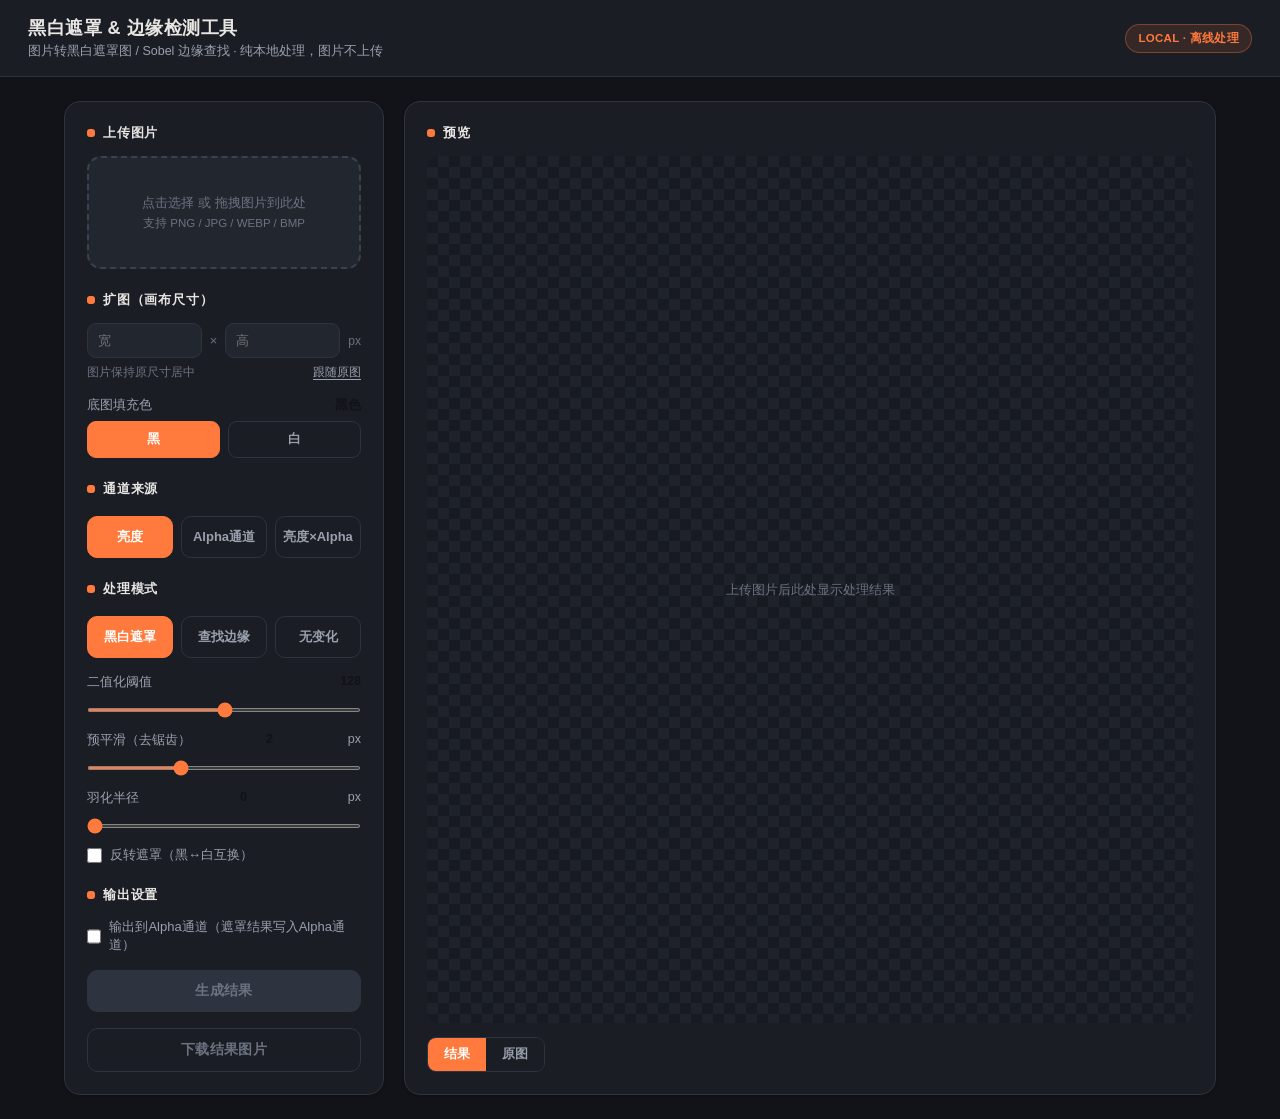
<file: mask-tool.html>
<!DOCTYPE html>
<html lang="zh-CN">
<head>
<meta charset="UTF-8">
<meta name="viewport" content="width=device-width, initial-scale=1.0">
<title>黑白遮罩 & 边缘检测工具</title>
<style>
  * { margin: 0; padding: 0; box-sizing: border-box; }
  :root {
    --bg: #111318;
    --panel: #1a1d24;
    --panel2: #22262f;
    --line: #2e3340;
    --ink: #e8e6e3;
    --ink-soft: #9aa0ad;
    --ink-mute: #6c7280;
    --card: #1a1d24;
    --amber: #ff7a3c;
    --amber-soft: rgba(255,122,60,.12);
    --amber-line: rgba(255,122,60,.35);
    --dark: #111318;
    --dark-2: #1a1d24;
  }
  body {
    font-family: "PingFang SC", "Microsoft YaHei", -apple-system, sans-serif;
    background: var(--bg);
    color: var(--ink);
    min-height: 100vh;
  }
  header {
    background: var(--panel);
    border-bottom: 1px solid var(--line);
    padding: 16px 28px;
    display: flex;
    align-items: center;
    gap: 16px;
  }
  header h1 { font-size: 18px; font-weight: 700; color: var(--ink); letter-spacing: .5px; }
  header p { font-size: 12.5px; color: var(--ink-soft); margin-top: 3px; }
  header .tag {
    margin-left: auto;
    background: var(--amber-soft);
    color: var(--amber);
    border: 1px solid var(--amber-line);
    font-size: 11.5px; font-weight: 600;
    padding: 6px 12px; border-radius: 999px;
    letter-spacing: .3px;
  }

  .container {
    max-width: 1200px;
    margin: 0 auto;
    padding: 24px;
    display: grid;
    grid-template-columns: 320px 1fr;
    gap: 20px;
  }
  @media (max-width: 900px) { .container { grid-template-columns: 1fr; } }

  .panel {
    background: var(--card);
    border: 1px solid var(--line);
    border-radius: 16px;
    padding: 22px;
    box-shadow: 0 1px 3px rgba(0,0,0,.25);
  }
  .panel h2 {
    font-size: 13px; font-weight: 700; margin-bottom: 14px;
    color: var(--ink); display: flex; align-items: center; gap: 8px;
    text-transform: uppercase; letter-spacing: .8px;
  }
  .panel h2 .dot {
    width: 8px; height: 8px; border-radius: 3px;
    background: var(--amber); display: inline-block;
  }

  .dropzone {
    border: 2px dashed #3a4150;
    border-radius: 14px;
    padding: 36px 16px;
    text-align: center;
    cursor: pointer;
    transition: all .18s;
    color: var(--ink-mute);
    background: var(--panel2);
  }
  .dropzone:hover, .dropzone.drag {
    border-color: var(--amber);
    background: var(--amber-soft);
    color: var(--ink);
  }
  .dropzone p { font-size: 13px; font-weight: 500; }
  .dropzone small { font-size: 11.5px; color: var(--ink-mute); display: block; margin-top: 4px; }

  .mode-tabs {
    display: flex;
    gap: 8px;
    margin: 18px 0 6px;
  }
  .mode-tab {
    flex: 1;
    padding: 11px 6px;
    border: 1px solid var(--line);
    border-radius: 10px;
    background: var(--card);
    font-size: 13px; font-weight: 600;
    cursor: pointer;
    text-align: center;
    transition: all .15s;
    color: var(--ink-soft);
  }
  .mode-tab.active {
    border-color: var(--amber);
    background: var(--amber);
    color: #fff;
  }

  .ctrl { margin-top: 16px; }
  .ctrl label {
    display: flex; justify-content: space-between;
    font-size: 12.5px; color: var(--ink-soft); margin-bottom: 7px;
    font-weight: 500;
  }
  .ctrl label b { color: var(--dark); font-weight: 700; }
  input[type="range"] {
    width: 100%;
    accent-color: var(--amber);
    cursor: pointer;
    height: 4px;
  }
  .toggle-row {
    display: flex; align-items: center; gap: 8px;
    margin-top: 14px; font-size: 13px; color: var(--ink-soft);
    cursor: pointer; user-select: none;
  }
  .toggle-row input { accent-color: var(--amber); width: 15px; height: 15px; cursor: pointer; }

  .size-row { display: flex; align-items: center; gap: 8px; }
  .size-row input[type="number"] {
    flex: 1; min-width: 0; padding: 9px 10px;
    border: 1px solid var(--line); border-radius: 9px;
    font-size: 13px; color: var(--ink); background: var(--panel2);
    font-variant-numeric: tabular-nums;
  }
  .size-row input[type="number"]:focus {
    outline: none; border-color: var(--ink);
    background: var(--amber-soft);
  }
  .size-row .x { color: var(--ink-mute); font-size: 13px; }
  .size-row .unit { color: var(--ink-mute); font-size: 12px; }
  .size-actions {
    display: flex; align-items: center;
    justify-content: space-between; margin-top: 6px;
  }
  .size-hint { font-size: 11.5px; color: var(--ink-mute); }
  .link-btn {
    background: none; border: none; padding: 0;
    color: var(--ink-soft); font-size: 12px;
    cursor: pointer; text-decoration: underline;
    text-underline-offset: 3px;
  }
  .link-btn:hover { color: var(--ink); }

  .fill-row { display: flex; gap: 8px; }
  .fill-btn {
    flex: 1; padding: 9px; border: 1px solid var(--line); border-radius: 9px;
    background: var(--card); font-size: 12.5px; font-weight: 700;
    color: var(--ink-soft); cursor: pointer; transition: all .15s;
  }
  .fill-btn.active { border-color: var(--amber); background: var(--amber); color: #fff; }

  .btn {
    width: 100%;
    padding: 12px;
    border: none;
    border-radius: 11px;
    font-size: 14px;
    font-weight: 700;
    cursor: pointer;
    transition: all .15s;
    margin-top: 16px;
    letter-spacing: .3px;
  }
  .btn-primary {
    background: var(--amber);
    color: #fff;
  }
  .btn-primary:hover { background: #ff8f5c; transform: translateY(-1px); }
  .btn-primary:disabled { background: #2e3340; color: #6c7280; cursor: not-allowed; transform: none; }
  .btn-ghost {
    background: transparent; color: var(--ink);
    border: 1.5px solid var(--ink-soft);
  }
  .btn-ghost:hover { background: var(--panel2); color: var(--amber); border-color: var(--amber); }
  .btn-ghost:disabled { border-color: var(--line); color: var(--ink-mute); cursor: not-allowed; }

  .stage {
    min-height: 520px;
    display: flex;
    flex-direction: column;
  }
  .canvas-wrap {
    flex: 1;
    background:
      repeating-conic-gradient(#1e222b 0% 25%, #171a21 0% 50%) 0 0 / 22px 22px;
    border-radius: 12px;
    display: flex;
    align-items: center;
    justify-content: center;
    overflow: hidden;
    position: relative;
    min-height: 420px;
  }
  .canvas-wrap canvas {
    max-width: 100%;
    max-height: 100%;
    display: none;
    box-shadow: 0 6px 28px rgba(0,0,0,.4);
    border-radius: 4px;
  }
  .placeholder {
    text-align: center; color: var(--ink-mute); font-size: 13px;
  }

  .toolbar {
    display: flex;
    gap: 10px;
    margin-top: 14px;
    align-items: center;
  }
  .view-switch {
    display: flex;
    border: 1.5px solid var(--line);
    border-radius: 9px;
    overflow: hidden;
  }
  .view-switch button {
    border: none; background: var(--panel); padding: 8px 16px;
    font-size: 12.5px; font-weight: 600; cursor: pointer; color: var(--ink-soft);
    transition: all .15s;
  }
  .view-switch button.active { background: var(--amber); color: #fff; }
  .toolbar .info {
    margin-left: auto;
    font-size: 12px; color: var(--ink-mute);
    font-variant-numeric: tabular-nums;
  }
  .toast {
    position: fixed; bottom: 26px; left: 50%;
    transform: translateX(-50%) translateY(80px);
    background: var(--panel2); color: var(--amber);
    padding: 11px 22px; border-radius: 11px;
    font-size: 13px; font-weight: 600; opacity: 0;
    transition: all .3s; pointer-events: none;
    z-index: 99;
    box-shadow: 0 8px 30px rgba(0,0,0,.4);
  }
  .toast.show { opacity: 1; transform: translateX(-50%) translateY(0); }
</style>
</head>
<body>
<header>
  <div>
    <h1>黑白遮罩 & 边缘检测工具</h1>
    <p>图片转黑白遮罩图 / Sobel 边缘查找 · 纯本地处理，图片不上传</p>
  </div>
  <span class="tag">LOCAL · 离线处理</span>
</header>

<div class="container">
  <!-- 左侧控制面板 -->
  <div class="panel">
    <h2><span class="dot"></span>上传图片</h2>
    <div class="dropzone" id="dropzone">
      <p>点击选择 或 拖拽图片到此处</p>
      <small>支持 PNG / JPG / WEBP / BMP</small>
    </div>
    <input type="file" id="fileInput" accept="image/*" hidden>

    <h2 style="margin-top:22px;"><span class="dot"></span>扩图（画布尺寸）</h2>
    <div class="size-row">
      <input type="number" id="outW" min="1" max="8000" placeholder="宽">
      <span class="x">×</span>
      <input type="number" id="outH" min="1" max="8000" placeholder="高">
      <span class="unit">px</span>
    </div>
    <div class="size-actions">
      <span class="size-hint">图片保持原尺寸居中</span>
      <button class="link-btn" id="resetSize">跟随原图</button>
    </div>
    <div class="ctrl">
      <label>底图填充色 <b id="fillName">黑色</b></label>
      <div class="fill-row">
        <button class="fill-btn active" data-fill="#000000" type="button">黑</button>
        <button class="fill-btn" data-fill="#ffffff" type="button">白</button>
      </div>
    </div>

    <div id="channelSrcSection">
    <h2 style="margin-top:22px;"><span class="dot"></span>通道来源</h2>
    <div class="mode-tabs">
      <div class="mode-tab ch-src active" data-src="lum">亮度</div>
      <div class="mode-tab ch-src" data-src="alpha">Alpha通道</div>
      <div class="mode-tab ch-src" data-src="both">亮度×Alpha</div>
    </div>
    <span class="size-hint" id="alphaInfo" style="display:block;margin-top:6px;"></span>
    </div>

    <h2 style="margin-top:22px;"><span class="dot"></span>处理模式</h2>
    <div class="mode-tabs">
      <div class="mode-tab active" data-mode="mask">黑白遮罩</div>
      <div class="mode-tab" data-mode="edge">查找边缘</div>
      <div class="mode-tab" data-mode="none">无变化</div>
    </div>

    <!-- 遮罩参数 -->
    <div id="maskCtrls">
      <div class="ctrl">
        <label>二值化阈值 <b id="threshVal">128</b></label>
        <input type="range" id="threshold" min="1" max="254" value="128">
      </div>
      <div class="ctrl">
        <label>预平滑（去锯齿） <b id="maskBlurVal">2</b> px</label>
        <input type="range" id="maskBlur" min="0" max="6" step="0.5" value="2">
      </div>
      <div class="ctrl">
        <label>羽化半径 <b id="featherVal">0</b> px</label>
        <input type="range" id="feather" min="0" max="60" step="1" value="0">
      </div>
      <label class="toggle-row"><input type="checkbox" id="invert"> 反转遮罩（黑↔白互换）</label>
    </div>

    <!-- 边缘参数 -->
    <div id="edgeCtrls" style="display:none;">
      <div class="ctrl">
        <label>边缘强度 <b id="strengthVal">1.0</b></label>
        <input type="range" id="strength" min="0.2" max="3" step="0.1" value="1">
      </div>
      <div class="ctrl">
        <label>检测阈值 <b id="edgeThVal">40</b></label>
        <input type="range" id="edgeTh" min="1" max="200" value="40">
      </div>
      <label class="toggle-row"><input type="checkbox" id="edgeInvert"> 反转（黑底白边）</label>
      <div class="ctrl">
        <label>预平滑（去噪点） <b id="edgeBlurVal">1</b> px</label>
        <input type="range" id="edgeBlur" min="0" max="6" step="0.5" value="1">
      </div>
      <div class="ctrl">
        <label>边缘柔化宽度 <b id="edgeSoftVal">6</b></label>
        <input type="range" id="edgeSoft" min="0" max="60" value="6">
      </div>
      <label class="toggle-row"><input type="checkbox" id="edgeDiag" checked> 含对角方向（45°/135°）</label>
    </div>

    <h2 style="margin-top:22px;"><span class="dot"></span>输出设置</h2>
    <label class="toggle-row"><input type="checkbox" id="outAlpha"> 输出到Alpha通道（遮罩结果写入Alpha通道）</label>

    <button class="btn btn-primary" id="processBtn" disabled>生成结果</button>
    <button class="btn btn-ghost" id="downloadBtn" disabled>下载结果图片</button>
  </div>

  <!-- 右侧预览 -->
  <div class="panel stage">
    <h2><span class="dot"></span>预览</h2>
    <div class="canvas-wrap" id="canvasWrap">
      <div class="placeholder" id="placeholder">
        上传图片后此处显示处理结果
      </div>
      <canvas id="sourceCanvas"></canvas>
      <canvas id="resultCanvas"></canvas>
    </div>
    <div class="toolbar">
      <div class="view-switch">
        <button class="active" data-view="result">结果</button>
        <button data-view="source">原图</button>
      </div>
      <span class="info" id="imgInfo"></span>
    </div>
  </div>
</div>

<div class="toast" id="toast"></div>

<script>
const $ = id => document.getElementById(id);
const dropzone = $('dropzone'), fileInput = $('fileInput');
const sourceCanvas = $('sourceCanvas'), resultCanvas = $('resultCanvas');
const sctx = sourceCanvas.getContext('2d'), rctx = resultCanvas.getContext('2d');
const processBtn = $('processBtn'), downloadBtn = $('downloadBtn');
let img = null, mode = 'mask', currentView = 'result';
let fillColor = '#000000';
let channelSrc = 'lum', hasAlpha = false;

/* ---------- 文件载入 ---------- */
dropzone.addEventListener('click', () => fileInput.click());
fileInput.addEventListener('change', e => { if (e.target.files[0]) loadFile(e.target.files[0]); });
['dragover','dragenter'].forEach(ev => dropzone.addEventListener(ev, e => { e.preventDefault(); dropzone.classList.add('drag'); }));
['dragleave','drop'].forEach(ev => dropzone.addEventListener(ev, e => { e.preventDefault(); dropzone.classList.remove('drag'); }));
dropzone.addEventListener('drop', e => { const f = e.dataTransfer.files[0]; if (f && f.type.startsWith('image/')) loadFile(f); else showToast('请拖入图片文件'); });

function loadFile(file) {
  const reader = new FileReader();
  reader.onload = ev => {
    const image = new Image();
    image.onload = () => {
      img = image;
      sourceCanvas.width = resultCanvas.width = image.width;
      sourceCanvas.height = resultCanvas.height = image.height;
      sctx.drawImage(image, 0, 0);
      // 检测 Alpha 通道
      const probe = sctx.getImageData(0, 0, image.width, image.height);
      hasAlpha = false;
      for (let i = 3; i < probe.data.length; i += 4) {
        if (probe.data[i] < 255) { hasAlpha = true; break; }
      }
      $('alphaInfo').textContent = hasAlpha ? '✓ 检测到Alpha通道' : '未检测到Alpha通道';
      $('alphaInfo').style.color = hasAlpha ? 'var(--amber)' : 'var(--ink-mute)';
      $('alphaInfo').style.fontWeight = hasAlpha ? '600' : '400';
      $('placeholder').style.display = 'none';
      processBtn.disabled = false;
      downloadBtn.disabled = true;
      $('outW').value = image.width;
      $('outH').value = image.height;
      $('imgInfo').textContent = `${image.width} × ${image.height} · ${(file.size/1024).toFixed(1)} KB`;
      setView('source');
      process();
      showToast('图片已载入');
    };
    image.src = ev.target.result;
  };
  reader.readAsDataURL(file);
}

/* ---------- 模式切换 ---------- */
document.querySelectorAll('.mode-tab[data-mode]').forEach(tab => {
  tab.addEventListener('click', () => {
    document.querySelectorAll('.mode-tab[data-mode]').forEach(t => t.classList.remove('active'));
    tab.classList.add('active');
    mode = tab.dataset.mode;
    $('maskCtrls').style.display = mode === 'mask' ? '' : 'none';
    $('edgeCtrls').style.display = mode === 'edge' ? '' : 'none';
    $('channelSrcSection').style.display = mode === 'none' ? 'none' : '';
    if (img) process();
  });
});

/* ---------- 通道来源 ---------- */
document.querySelectorAll('.ch-src').forEach(tab => {
  tab.addEventListener('click', () => {
    document.querySelectorAll('.ch-src').forEach(t => t.classList.remove('active'));
    tab.classList.add('active');
    channelSrc = tab.dataset.src;
    if (img) process();
  });
});

/* ---------- 输出Alpha ---------- */
$('outAlpha').addEventListener('change', () => img && process());

/* ---------- 参数联动 ---------- */
$('threshold').addEventListener('input', e => { $('threshVal').textContent = e.target.value; if (img) process(); });
$('maskBlur').addEventListener('input', e => { $('maskBlurVal').textContent = e.target.value; if (img) process(); });
$('feather').addEventListener('input', e => { $('featherVal').textContent = e.target.value; if (img) process(); });
$('invert').addEventListener('change', () => img && process());
$('strength').addEventListener('input', e => { $('strengthVal').textContent = Number(e.target.value).toFixed(1); if (img) process(); });
$('edgeTh').addEventListener('input', e => { $('edgeThVal').textContent = e.target.value; if (img) process(); });
$('edgeBlur').addEventListener('input', e => { $('edgeBlurVal').textContent = e.target.value; if (img) process(); });
$('edgeSoft').addEventListener('input', e => { $('edgeSoftVal').textContent = e.target.value; if (img) process(); });
$('edgeInvert').addEventListener('change', () => img && process());
$('edgeDiag').addEventListener('change', () => img && process());

/* ---------- 扩图画布尺寸 ---------- */
function clampSize(v, fallback) {
  v = Math.round(Number(v));
  if (!isFinite(v) || v < 1) return fallback;
  return Math.min(8000, v);
}
$('outW').addEventListener('input', () => { if (img) process(); });
$('outH').addEventListener('input', () => { if (img) process(); });
$('resetSize').addEventListener('click', () => {
  if (!img) return;
  $('outW').value = img.width;
  $('outH').value = img.height;
  process();
  showToast('已恢复原图尺寸');
});

/* ---------- 底图填充色 ---------- */
document.querySelectorAll('.fill-btn').forEach(btn => {
  btn.addEventListener('click', () => {
    document.querySelectorAll('.fill-btn').forEach(b => b.classList.remove('active'));
    btn.classList.add('active');
    fillColor = btn.dataset.fill;
    $('fillName').textContent = fillColor === '#000000' ? '黑色' : '白色';
    if (img) process();
  });
});

/* ---------- 高斯模糊（可分离实现） ---------- */
function gaussianBlur(src, w, h, radius) {
  if (radius <= 0) return src;
  const sigma = Math.max(0.6, radius / 2);
  const size = Math.ceil(radius * 3) * 2 + 1;
  const half = (size - 1) / 2;
  const kernel = new Float32Array(size);
  let sum = 0;
  for (let i = 0; i < size; i++) {
    const x = i - half;
    kernel[i] = Math.exp(-(x * x) / (2 * sigma * sigma));
    sum += kernel[i];
  }
  for (let i = 0; i < size; i++) kernel[i] /= sum;

  const tmp = new Float32Array(w * h);
  const dst = new Float32Array(w * h);
  for (let y = 0; y < h; y++) {
    for (let x = 0; x < w; x++) {
      let acc = 0;
      for (let i = 0; i < size; i++) {
        let sx = x + i - half;
        sx = Math.max(0, Math.min(w - 1, sx));
        acc += src[y * w + sx] * kernel[i];
      }
      tmp[y * w + x] = acc;
    }
  }
  for (let y = 0; y < h; y++) {
    for (let x = 0; x < w; x++) {
      let acc = 0;
      for (let i = 0; i < size; i++) {
        let sy = y + i - half;
        sy = Math.max(0, Math.min(h - 1, sy));
        acc += tmp[sy * w + x] * kernel[i];
      }
      dst[y * w + x] = acc;
    }
  }
  return dst;
}

/* ---------- 盒式模糊（3 次近似高斯，大半径羽化也流畅） ---------- */
function boxBlurOnce(src, w, h, r) {
  const tmp = new Float32Array(w * h);
  const dst = new Float32Array(w * h);
  for (let y = 0; y < h; y++) {
    let acc = 0;
    const row = y * w;
    for (let x = -r; x <= r; x++) acc += src[row + Math.max(0, Math.min(w - 1, x))];
    for (let x = 0; x < w; x++) {
      tmp[row + x] = acc / (2 * r + 1);
      const addX = Math.min(w - 1, x + r + 1), subX = Math.max(0, x - r);
      acc += src[row + addX] - src[row + subX];
    }
  }
  for (let x = 0; x < w; x++) {
    let acc = 0;
    for (let y = -r; y <= r; y++) acc += tmp[Math.max(0, Math.min(h - 1, y)) * w + x];
    for (let y = 0; y < h; y++) {
      dst[y * w + x] = acc / (2 * r + 1);
      const addY = Math.min(h - 1, y + r + 1), subY = Math.max(0, y - r);
      acc += tmp[addY * w + x] - tmp[subY * w + x];
    }
  }
  return dst;
}
function approximateGaussian(src, w, h, radius) {
  if (radius <= 0) return src;
  const r = Math.max(1, Math.round(radius));
  let out = src;
  for (let i = 0; i < 3; i++) out = boxBlurOnce(out, w, h, r);
  return out;
}

/* ---------- 核心处理 ---------- */
processBtn.addEventListener('click', process);

function process() {
  if (!img) return;
  // 自定义输出尺寸（无效输入回退原图尺寸）
  const w = clampSize($('outW').value, img.width);
  const h = clampSize($('outH').value, img.height);
  sourceCanvas.width = resultCanvas.width = w;
  sourceCanvas.height = resultCanvas.height = h;
  // 第一步：扩图 —— 先在透明画布上绘制原图（保留 Alpha），再填充底色重绘
  const offX = Math.round((w - img.width) / 2);
  const offY = Math.round((h - img.height) / 2);
  // Clean draw (transparent bg) to capture original alpha
  sctx.clearRect(0, 0, w, h);
  sctx.drawImage(img, offX, offY);
  const cleanData = sctx.getImageData(0, 0, w, h);
  // Fill + draw for display & "none" mode
  sctx.fillStyle = fillColor;
  sctx.fillRect(0, 0, w, h);
  sctx.drawImage(img, offX, offY);
  const src = sctx.getImageData(0, 0, w, h);
  // Compute grayscale based on channel source
  const gray = new Float32Array(w * h);
  for (let i = 0, p = 0; i < src.data.length; i += 4, p++) {
    const lum = 0.299 * src.data[i] + 0.587 * src.data[i+1] + 0.114 * src.data[i+2];
    const a = cleanData.data[i+3] / 255;
    if (channelSrc === 'alpha') {
      gray[p] = a * 255;
    } else if (channelSrc === 'both') {
      gray[p] = lum * a;
    } else {
      gray[p] = lum;
    }
  }
  if (w !== img.width || h !== img.height) {
    $('imgInfo').textContent = `输出 ${w} × ${h} · 原图 ${img.width} × ${img.height}`;
  }

  const out = rctx.createImageData(w, h);
  const outData = out.data;

  const useAlpha = $('outAlpha').checked;

  if (mode === 'none') {
    outData.set(src.data);
    if (useAlpha) {
      // 将原始 Alpha 通道写入输出
      for (let p = 0; p < w * h; p++) outData[p*4+3] = cleanData.data[p*4+3];
    }
  } else if (mode === 'mask') {
    const th = +$('threshold').value;
    const inv = $('invert').checked;
    const feather = +$('feather').value;
    const blurred = gaussianBlur(gray, w, h, +$('maskBlur').value);
    const mask = new Float32Array(w * h);
    for (let p = 0; p < w * h; p++) mask[p] = blurred[p] >= th ? 1 : 0;
    const feathered = feather > 0 ? approximateGaussian(mask, w, h, feather) : mask;
    for (let p = 0; p < w * h; p++) {
      let v = feathered[p];
      if (inv) v = 1 - v;
      const c = Math.round(v * 255);
      outData[p*4] = c; outData[p*4+1] = c; outData[p*4+2] = c; outData[p*4+3] = useAlpha ? c : 255;
    }
  } else {
    const k = +$('strength').value;
    const th = +$('edgeTh').value;
    const inv = $('edgeInvert').checked;
    const diag = $('edgeDiag').checked;
    const soft = +$('edgeSoft').value;
    const g2 = gaussianBlur(gray, w, h, +$('edgeBlur').value);
    const gxK = [[-1,0,1],[-2,0,2],[-1,0,1]];
    const gyK = [[-1,-2,-1],[0,0,0],[1,2,1]];
    const g45K  = [[0,1,2],[-1,0,1],[-2,-1,0]];
    const g135K = [[-2,-1,0],[-1,0,1],[0,1,2]];

    const convolve = (kernel) => {
      let sum = 0;
      for (let dy = -1; dy <= 1; dy++) {
        for (let dx = -1; dx <= 1; dx++) {
          let x = px + dx, y = py + dy;
          x = Math.max(0, Math.min(w - 1, x));
          y = Math.max(0, Math.min(h - 1, y));
          sum += g2[y * w + x] * kernel[dy+1][dx+1];
        }
      }
      return sum;
    };

    let px, py;
    for (py = 0; py < h; py++) {
      for (px = 0; px < w; px++) {
        let gx = convolve(gxK), gy = convolve(gyK);
        let mag = Math.sqrt(gx*gx + gy*gy);
        if (diag) {
          const g45 = convolve(g45K), g135 = convolve(g135K);
          const mag2 = Math.sqrt(g45*g45 + g135*g135);
          mag = Math.max(mag, mag2);
        }
        const m = mag * k;
        let v;
        if (soft > 0) {
          const d = (m - th) / soft * 3;
          v = 1 / (1 + Math.exp(-d));
        } else {
          v = m >= th ? 255 : 0;
        }
        if (inv) v = 1 - v;
        const c = Math.round(v * 255);
        const p = py * w + px;
        outData[p*4] = outData[p*4+1] = outData[p*4+2] = c;
        outData[p*4+3] = useAlpha ? c : 255;
      }
    }
  }

  rctx.putImageData(out, 0, 0);
  resultCanvas.style.display = 'block';
  downloadBtn.disabled = false;
  setView('result');
}

/* ---------- 视图切换 ---------- */
document.querySelectorAll('.view-switch button').forEach(btn => {
  btn.addEventListener('click', () => setView(btn.dataset.view));
});
function setView(v) {
  currentView = v;
  document.querySelectorAll('.view-switch button').forEach(b => b.classList.toggle('active', b.dataset.view === v));
  sourceCanvas.style.display = v === 'source' ? 'block' : 'none';
  resultCanvas.style.display = (v === 'result' && !downloadBtn.disabled) ? 'block' : 'none';
}

/* ---------- 下载 ---------- */
downloadBtn.addEventListener('click', () => {
  const name = { mask: 'mask', edge: 'edges', none: 'canvas' }[mode];
  const suffix = $('outAlpha').checked ? '_alpha' : '';
  const a = document.createElement('a');
  a.download = `${name}${suffix}_${Date.now()}.png`;
  a.href = resultCanvas.toDataURL('image/png');
  a.click();
  showToast('已下载 PNG');
});

function showToast(msg) {
  const t = $('toast');
  t.textContent = msg;
  t.classList.add('show');
  clearTimeout(t._timer);
  t._timer = setTimeout(() => t.classList.remove('show'), 2000);
}
</script>
</body>
</html>
</file>
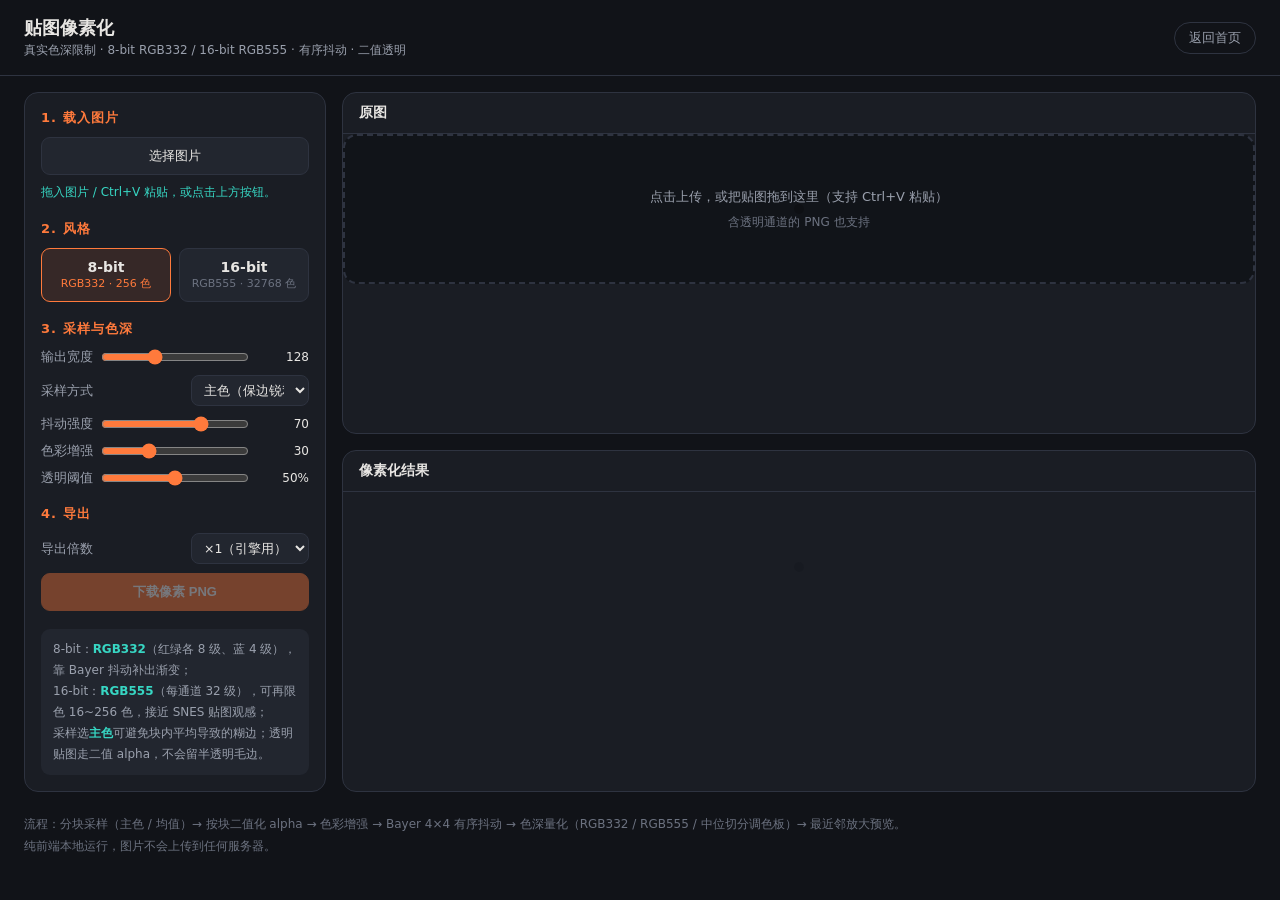
<file: pixelate.html>
<!DOCTYPE html>
<html lang="zh-CN">
<head>
<meta charset="UTF-8">
<meta name="viewport" content="width=device-width, initial-scale=1.0">
<title>贴图像素化 · 8-bit / 16-bit</title>
<style>
  :root{
    --bg:#111318; --panel:#1a1d24; --panel2:#22262f; --line:#2e3340;
    --txt:#e8e6e3; --dim:#9aa0ad; --acc:#ff7a3c; --acc2:#37d6c3;
  }
  *{box-sizing:border-box; margin:0; padding:0;}
  body{background:var(--bg); color:var(--txt); font-family:"Microsoft YaHei","PingFang SC",system-ui,sans-serif; min-height:100vh;}
  header{padding:16px 24px; border-bottom:1px solid var(--line); display:flex; align-items:center; gap:16px;}
  header h1{font-size:18px; font-weight:700;}
  header .sub{color:var(--dim); font-size:12px; margin-top:2px;}
  .back{margin-left:auto; font-size:13px; color:var(--dim); text-decoration:none; border:1px solid var(--line); padding:6px 14px; border-radius:20px; transition:.15s; white-space:nowrap;}
  .back:hover{color:var(--acc); border-color:var(--acc);}
  main{display:grid; grid-template-columns:302px 1fr; gap:16px; padding:16px 24px; max-width:1500px; margin:0 auto;}
  aside{background:var(--panel); border:1px solid var(--line); border-radius:14px; padding:16px; height:fit-content; position:sticky; top:16px;}
  .group{margin-bottom:18px;}
  .group h3{font-size:13px; color:var(--acc); margin-bottom:10px; letter-spacing:1px;}
  .row{display:flex; align-items:center; justify-content:space-between; margin-bottom:9px; gap:8px; font-size:13px;}
  .row label{color:var(--dim); white-space:nowrap;}
  .row input[type=range]{flex:1; accent-color:var(--acc); min-width:0;}
  .row .val{min-width:52px; text-align:right; font-variant-numeric:tabular-nums; font-size:12px;}
  .btn{display:block; width:100%; border:1px solid var(--line); background:var(--panel2); color:var(--txt); padding:9px 0; border-radius:9px; cursor:pointer; font-size:13px; margin-bottom:8px; transition:.15s;}
  .btn:hover{border-color:var(--acc); color:var(--acc);}
  .btn.primary{background:var(--acc); border-color:var(--acc); color:#fff; font-weight:700;}
  .btn.primary:hover{filter:brightness(1.12); color:#fff;}
  .btn:disabled{opacity:.4; cursor:not-allowed;}
  .seg{display:grid; grid-template-columns:1fr 1fr; gap:8px; margin-bottom:10px;}
  .seg button{border:1px solid var(--line); background:var(--panel2); color:var(--dim); border-radius:9px; padding:10px 6px; cursor:pointer; font-size:13px; transition:.15s; font-family:inherit;}
  .seg button b{display:block; font-size:14px; color:var(--txt); font-weight:700;}
  .seg button small{font-size:11px; color:#6c7280;}
  .seg button.on{border-color:var(--acc); background:rgba(255,122,60,.12);}
  .seg button.on small{color:var(--acc);}
  select{background:var(--panel2); color:var(--txt); border:1px solid var(--line); border-radius:8px; padding:6px 8px; font-size:12.5px; font-family:inherit; cursor:pointer; width:118px;}
  .chk{display:flex; align-items:center; gap:8px; font-size:13px; color:var(--dim); margin-bottom:8px; cursor:pointer;}
  .chk input{accent-color:var(--acc);}
  .hint{font-size:12px; color:var(--dim); line-height:1.75; background:var(--panel2); border-radius:9px; padding:10px 12px;}
  .hint b{color:var(--acc2);}
  #status{font-size:12px; color:var(--acc2); min-height:16px; margin-top:4px; line-height:1.6;}
  #stage{display:grid; gap:16px; min-width:0;}
  .card{background:var(--panel); border:1px solid var(--line); border-radius:14px; overflow:hidden;}
  .card h2{font-size:14px; padding:11px 16px; border-bottom:1px solid var(--line); display:flex; align-items:center; gap:10px;}
  .card h2 .pill{font-size:11px; color:var(--dim); font-weight:400;}
  .cbody{padding:14px 16px; display:flex; justify-content:center; align-items:center; min-height:150px; position:relative;}
  canvas{max-width:100%; border-radius:6px;}
  #srcCanvas{cursor:default; background:#000;}
  #pxCanvas{image-rendering:pixelated; image-rendering:crisp-edges;}
  #pxWrap{background:repeating-conic-gradient(#1e222b 0% 25%, #171a21 0% 50%) 0 0/22px 22px; border-radius:6px; display:flex; justify-content:center;}
  #drop{position:absolute; inset:0; border:2px dashed var(--line); border-radius:14px; display:flex; flex-direction:column; align-items:center; justify-content:center; gap:8px; color:var(--dim); cursor:pointer; transition:.2s; background:rgba(17,19,24,.85); z-index:5;}
  #drop:hover,#drop.over{border-color:var(--acc); color:var(--acc);}
  .empty-tips{font-size:13px;} .empty-sub{font-size:12px; color:#6c7280;}
  footer{max-width:1500px; margin:0 auto; padding:6px 24px 26px; color:#6c7280; font-size:12px; line-height:1.8;}
</style>
</head>
<body>

<header>
  <div>
    <h1>贴图像素化</h1>
    <div class="sub">真实色深限制 · 8-bit RGB332 / 16-bit RGB555 · 有序抖动 · 二值透明</div>
  </div>
  <a class="back" href="index.html">返回首页</a>
</header>

<main>
  <aside>
    <div class="group">
      <h3>1. 载入图片</h3>
      <button class="btn" id="btnPick">选择图片</button>
      <div id="status">拖入图片 / Ctrl+V 粘贴，或点击上方按钮。</div>
    </div>

    <div class="group">
      <h3>2. 风格</h3>
      <div class="seg">
        <button id="m8" class="on"><b>8-bit</b><small>RGB332 · 256 色</small></button>
        <button id="m16"><b>16-bit</b><small>RGB555 · 32768 色</small></button>
      </div>
      <div class="row" id="rowColors" style="display:none">
        <label>限定色数</label>
        <select id="pColors">
          <option value="0">不限（RGB555）</option>
          <option value="256">256 色</option>
          <option value="64">64 色</option>
          <option value="32">32 色</option>
          <option value="16">16 色</option>
        </select>
      </div>
    </div>

    <div class="group">
      <h3>3. 采样与色深</h3>
      <div class="row"><label>输出宽度</label><input type="range" id="pOutW" min="24" max="320" step="2" value="128"><span class="val" id="vOutW">128</span></div>
      <div class="row"><label>采样方式</label>
        <select id="pSample">
          <option value="dom">主色（保边锐利）</option>
          <option value="mean">平均（平滑过渡）</option>
        </select>
      </div>
      <div class="row"><label>抖动强度</label><input type="range" id="pDither" min="0" max="100" value="70"><span class="val" id="vDither">70</span></div>
      <div class="row"><label>色彩增强</label><input type="range" id="pBoost" min="0" max="100" value="30"><span class="val" id="vBoost">30</span></div>
      <div class="row"><label>透明阈值</label><input type="range" id="pAlpha" min="0" max="100" value="50"><span class="val" id="vAlpha">50%</span></div>
    </div>

    <div class="group">
      <h3>4. 导出</h3>
      <div class="row"><label>导出倍数</label>
        <select id="pScale">
          <option value="1">×1（引擎用）</option>
          <option value="2">×2</option>
          <option value="4">×4</option>
          <option value="8">×8</option>
        </select>
      </div>
      <button class="btn primary" id="btnSave" disabled>下载像素 PNG</button>
    </div>

    <div class="hint">
      8-bit：<b>RGB332</b>（红绿各 8 级、蓝 4 级），靠 Bayer 抖动补出渐变；<br>
      16-bit：<b>RGB555</b>（每通道 32 级），可再限色 16~256 色，接近 SNES 贴图观感；<br>
      采样选<b>主色</b>可避免块内平均导致的糊边；透明贴图走二值 alpha，不会留半透明毛边。
    </div>
  </aside>

  <section id="stage">
    <div class="card">
      <h2>原图 <span class="pill" id="srcInfo"></span></h2>
      <div class="cbody">
        <canvas id="srcCanvas" width="10" height="10"></canvas>
        <div id="drop">
          <div class="empty-tips">点击上传，或把贴图拖到这里（支持 Ctrl+V 粘贴）</div>
          <div class="empty-sub">含透明通道的 PNG 也支持</div>
        </div>
      </div>
    </div>
    <div class="card">
      <h2>像素化结果 <span class="pill" id="outInfo"></span></h2>
      <div class="cbody"><div id="pxWrap"><canvas id="pxCanvas" width="10" height="10"></canvas></div></div>
    </div>
  </section>
</main>

<footer>
  流程：分块采样（主色 / 均值）→ 按块二值化 alpha → 色彩增强 → Bayer 4×4 有序抖动 → 色深量化（RGB332 / RGB555 / 中位切分调色板）→ 最近邻放大预览。<br>
  纯前端本地运行，图片不会上传到任何服务器。
</footer>

<input type="file" id="fileInput" accept="image/*" style="display:none">

<script>
"use strict";
const $=id=>document.getElementById(id);
const srcCanvas=$("srcCanvas"), srcCtx=srcCanvas.getContext("2d");
const pxCanvas=$("pxCanvas"), pxCtx=pxCanvas.getContext("2d");

let img=null, imgW=0, imgH=0, imgData=null;
let smallCanvas=null;
let style="bit8";
let renderTimer=null;

/* ==================== PURE START ==================== */
const BAYER=new Float32Array([0,8,2,10, 12,4,14,6, 3,11,1,9, 15,7,13,5]);
function bayer(x,y){ return BAYER[(y&3)*4+(x&3)]/16; }     // 0 ~ 0.9375

function quantStep(v, step){
  v=v<0?0:v>255?255:v;
  return Math.round(v/step)*step;
}

/* 分块采样：返回 RGB(A) 数组与不透明像素色列表 */
function sampleBlocks(d,w,h,outW,outH,mode,alphaThr){
  const sx=w/outW, sy=h/outH;
  const px=new Float32Array(outW*outH*4);
  const list=[];
  const buckets=new Map();
  for(let by=0;by<outH;by++){
    for(let bx=0;bx<outW;bx++){
      const x0=Math.floor(bx*sx);
      const x1=Math.max(x0+1, Math.min(w, Math.round((bx+1)*sx)));
      const y0=Math.floor(by*sy);
      const y1=Math.max(y0+1, Math.min(h, Math.round((by+1)*sy)));
      let rS=0,gS=0,bS=0,aS=0,n=0,oc=0;
      buckets.clear();
      for(let y=y0;y<y1;y++){
        const ro=y*w;
        for(let x=x0;x<x1;x++){
          const o=(ro+x)*4;
          const a=d[o+3];
          aS+=a; n++;
          if(a<8) continue;
          const r=d[o], g=d[o+1], b=d[o+2];
          rS+=r; gS+=g; bS+=b; oc++;
          if(mode==="dom"){
            const key=((r>>4)<<8)|((g>>4)<<4)|(b>>4);
            let e=buckets.get(key);
            if(!e){ e=[0,0,0,0]; buckets.set(key,e); }
            e[0]+=r; e[1]+=g; e[2]+=b; e[3]+=1;
          }
        }
      }
      const i=(by*outW+bx)*4;
      const avgA=n? aS/n : 0;
      // 二值 alpha：整块要么全不透明要么全透明，避免像素风出现毛边
      if(!oc || avgA<alphaThr) continue;
      let r,g,b;
      if(mode==="mean"){
        r=rS/oc; g=gS/oc; b=bS/oc;          // 只对不透明像素求均值
      }else{
        let best=null, bw=-1;
        for(const e of buckets.values()) if(e[3]>bw){ bw=e[3]; best=e; }
        if(!best) continue;
        r=best[0]/best[3]; g=best[1]/best[3]; b=best[2]/best[3];
      }
      px[i]=r; px[i+1]=g; px[i+2]=b; px[i+3]=255;
      list.push([r,g,b]);
    }
  }
  return {px,list};
}

/* 色彩增强：饱和度 + 对比度，让像素风更“硬” */
function applyBoost(px,boost){
  if(boost<=0) return;
  const s=1+boost*0.6, c=1+boost*0.45;
  for(let i=0;i<px.length;i+=4){
    if(px[i+3]===0) continue;
    let r=px[i], g=px[i+1], b=px[i+2];
    const L=0.299*r+0.587*g+0.114*b;
    r=L+(r-L)*s; g=L+(g-L)*s; b=L+(b-L)*s;
    r=(r-128)*c+128; g=(g-128)*c+128; b=(b-128)*c+128;
    px[i]=r<0?0:r>255?255:r;
    px[i+1]=g<0?0:g>255?255:g;
    px[i+2]=b<0?0:b>255?255:b;
  }
}

/* 中位切分调色板 */
function medianCut(colors, K){
  let boxes=[colors];
  while(boxes.length<K){
    let bi=-1, bestScore=-1, bestCh=0;
    for(let i=0;i<boxes.length;i++){
      const box=boxes[i];
      if(box.length<8) continue;
      let rmin=255,rmax=0,gmin=255,gmax=0,bmin=255,bmax=0;
      for(const c of box){
        if(c[0]<rmin)rmin=c[0]; if(c[0]>rmax)rmax=c[0];
        if(c[1]<gmin)gmin=c[1]; if(c[1]>gmax)gmax=c[1];
        if(c[2]<bmin)bmin=c[2]; if(c[2]>bmax)bmax=c[2];
      }
      const rr=rmax-rmin, rg=gmax-gmin, rb=bmax-bmin;
      const mx=Math.max(rr,rg,rb);
      const score=mx*Math.log2(box.length+1);
      if(score>bestScore){ bestScore=score; bi=i; bestCh=mx===rr?0:mx===rg?1:2; }
    }
    if(bi<0) break;
    const box=boxes[bi];
    box.sort((a,b)=>a[bestCh]-b[bestCh]);
    const mid=box.length>>1;
    boxes.splice(bi,1,box.slice(0,mid),box.slice(mid));
  }
  return boxes.filter(b=>b.length).map(b=>{
    let r=0,g=0,bb=0;
    for(const c of b){ r+=c[0]; g+=c[1]; bb+=c[2]; }
    return [r/b.length|0, g/b.length|0, bb/b.length|0];
  });
}

function nearestColor(pal, r, g, b){
  let best=pal[0], bd=Infinity;
  for(const p of pal){
    const dr=r-p[0], dg=g-p[1], db=b-p[2];
    const d2=dr*dr*0.30+dg*dg*0.59+db*db*0.11;   // 人眼加权
    if(d2<bd){ bd=d2; best=p; }
  }
  return best;
}

/* 抖动 + 色深量化 */
function quantizeAll(px,outW,outH,styleName,dith,K){
  let palette=null;
  if(K>0){
    const list=[];
    for(let i=0;i<px.length;i+=4) if(px[i+3]) list.push([px[i],px[i+1],px[i+2]]);
    if(list.length>K) palette=medianCut(list,K);
  }
  const stepR=styleName==="bit8"?255/7:255/31;
  const stepG=stepR;
  const stepB=styleName==="bit8"?255/3:255/31;
  for(let y=0;y<outH;y++)for(let x=0;x<outW;x++){
    const i=(y*outW+x)*4;
    if(px[i+3]===0) continue;
    const off=(bayer(x,y)-0.46875)*dith;
    let r=px[i], g=px[i+1], b=px[i+2];
    if(palette){
      const k=off*64;
      const p=nearestColor(palette, r+k, g+k, b+k);
      r=p[0]; g=p[1]; b=p[2];
    }else{
      r=quantStep(r+off*stepR, stepR);
      g=quantStep(g+off*stepG, stepG);
      b=quantStep(b+off*stepB, stepB);
    }
    px[i]=r; px[i+1]=g; px[i+2]=b;
  }
  return palette;
}
/* ==================== PURE END ==================== */

/* ================= 载入 ================= */
const drop=$("drop"), fileInput=$("fileInput");
drop.onclick=()=>fileInput.click();
$("btnPick").onclick=()=>fileInput.click();
fileInput.onchange=e=>{ loadFile(e.target.files[0]); fileInput.value=""; };
document.addEventListener("dragover",e=>{e.preventDefault(); drop.classList.add("over");});
document.addEventListener("dragleave",e=>{ if(e.target===document.documentElement) drop.classList.remove("over");});
document.addEventListener("drop",e=>{ e.preventDefault(); drop.classList.remove("over"); if(e.dataTransfer.files.length) loadFile(e.dataTransfer.files[0]); });
document.addEventListener("paste",e=>{ for(const it of (e.clipboardData?.items||[])) if(it.type.startsWith("image/")) loadFile(it.getAsFile()); });

function loadFile(file){
  if(!file || !file.type.startsWith("image/")) return;
  const r=new FileReader();
  r.onload=e=>loadURL(e.target.result);
  r.readAsDataURL(file);
}
function loadURL(url){
  const im=new Image();
  im.onload=()=>{
    const MAX=2000, sc=Math.min(1, MAX/Math.max(im.width,im.height));
    imgW=Math.round(im.width*sc); imgH=Math.round(im.height*sc);
    img=document.createElement("canvas"); img.width=imgW; img.height=imgH;
    const c=img.getContext("2d",{willReadFrequently:true});
    c.drawImage(im,0,0,imgW,imgH);
    imgData=c.getImageData(0,0,imgW,imgH);
    srcCanvas.width=imgW; srcCanvas.height=imgH;
    srcCtx.drawImage(img,0,0);
    drop.style.display="none";
    $("srcInfo").textContent=`${im.width}×${im.height}`+(sc<1?`（处理 ${imgW}×${imgH}）`:"");
    $("btnSave").disabled=false;
    const maxW=Math.max(24, Math.min(320, imgW));
    const el=$("pOutW"); el.max=maxW;
    if(+el.value>maxW) el.value=maxW;
    $("vOutW").textContent=el.value;
    render();
  };
  im.src=url;
}
function setStatus(s){ $("status").textContent=s; }

/* ================= 主渲染 ================= */
function render(){
  if(!img) return;
  let outW=Math.max(1, Math.min(imgW, +$("pOutW").value));
  let outH=Math.max(1, Math.round(outW*imgH/imgW));
  if(outH>1024){ const k=1024/outH; outH=1024; outW=Math.max(1, Math.round(outW*k)); }

  const mode=$("pSample").value;
  const dith=+$("pDither").value/100;
  const boost=+$("pBoost").value/100;
  const alphaThr=+$("pAlpha").value/100*255;
  const K=style==="bit16" ? (+$("pColors").value||0) : 0;

  const t0=performance.now();
  const {px}=sampleBlocks(imgData.data, imgW, imgH, outW, outH, mode, alphaThr);
  applyBoost(px, boost);
  const palette=quantizeAll(px, outW, outH, style, dith, K);
  const ms=Math.round(performance.now()-t0);

  // 写入真实像素尺寸小图
  if(!smallCanvas) smallCanvas=document.createElement("canvas");
  smallCanvas.width=outW; smallCanvas.height=outH;
  const sctx=smallCanvas.getContext("2d");
  const out=sctx.createImageData(outW,outH), od=out.data;
  for(let i=0;i<px.length;i+=4){
    od[i]=px[i]; od[i+1]=px[i+1]; od[i+2]=px[i+2]; od[i+3]=px[i+3];
  }
  sctx.putImageData(out,0,0);

  // 预览（整数倍最近邻）
  let zoom=Math.max(1, Math.floor(760/outW));
  if(outH*zoom>560) zoom=Math.max(1, Math.floor(560/outH));
  const pw=outW*zoom, ph=outH*zoom;
  pxCanvas.width=pw; pxCanvas.height=ph;
  pxCtx.imageSmoothingEnabled=false;
  pxCtx.clearRect(0,0,pw,ph);
  pxCtx.drawImage(smallCanvas,0,0,pw,ph);

  let colorTxt;
  if(palette) colorTxt=`${palette.length} 色`;
  else colorTxt=style==="bit8"?"RGB332":"RGB555";
  const info=`${outW}×${outH} · ${style==="bit8"?"8-bit":"16-bit"} ${colorTxt} · 抖动 ${Math.round(dith*100)}% · ${ms}ms`;
  $("outInfo").textContent=info;
  setStatus(`已生成 — ${info}`);
}

/* ================= 风格切换 ================= */
function setStyle(s){
  style=s;
  $("m8").classList.toggle("on", s==="bit8");
  $("m16").classList.toggle("on", s==="bit16");
  $("rowColors").style.display = s==="bit16" ? "flex" : "none";
  $("pDither").value = s==="bit8" ? 70 : 30;
  $("vDither").textContent = $("pDither").value;
  schedule();
}
$("m8").onclick=()=>setStyle("bit8");
$("m16").onclick=()=>setStyle("bit16");

/* ================= 参数绑定 ================= */
$("pOutW").addEventListener("input",e=>{ $("vOutW").textContent=e.target.value; });
$("pDither").addEventListener("input",e=>{ $("vDither").textContent=e.target.value; });
$("pBoost").addEventListener("input",e=>{ $("vBoost").textContent=e.target.value; });
$("pAlpha").addEventListener("input",e=>{ $("vAlpha").textContent=e.target.value+"%"; });

for(const id of ["pOutW","pDither","pBoost","pAlpha","pSample","pColors","pScale"]){
  $(id).addEventListener("input", schedule);
  $(id).addEventListener("change", schedule);
}
function schedule(){
  if(!img) return;
  if(renderTimer) cancelAnimationFrame(renderTimer);
  renderTimer=requestAnimationFrame(()=>{ renderTimer=null; render(); });
}

/* ================= 导出 ================= */
$("btnSave").onclick=()=>{
  if(!smallCanvas) return;
  const sc=+$("pScale").value;
  let cv=smallCanvas;
  if(sc>1){
    cv=document.createElement("canvas");
    cv.width=smallCanvas.width*sc; cv.height=smallCanvas.height*sc;
    const c=cv.getContext("2d");
    c.imageSmoothingEnabled=false;
    c.drawImage(smallCanvas,0,0,cv.width,cv.height);
  }
  cv.toBlob(b=>{
    const a=document.createElement("a");
    a.href=URL.createObjectURL(b);
    a.download=`texture_${style==="bit8"?"8bit":"16bit"}_${smallCanvas.width}x${smallCanvas.height}${sc>1?"_x"+sc:""}.png`;
    a.click();
    setTimeout(()=>URL.revokeObjectURL(a.href),3000);
  },"image/png");
};
</script>
</body>
</html>
</file>
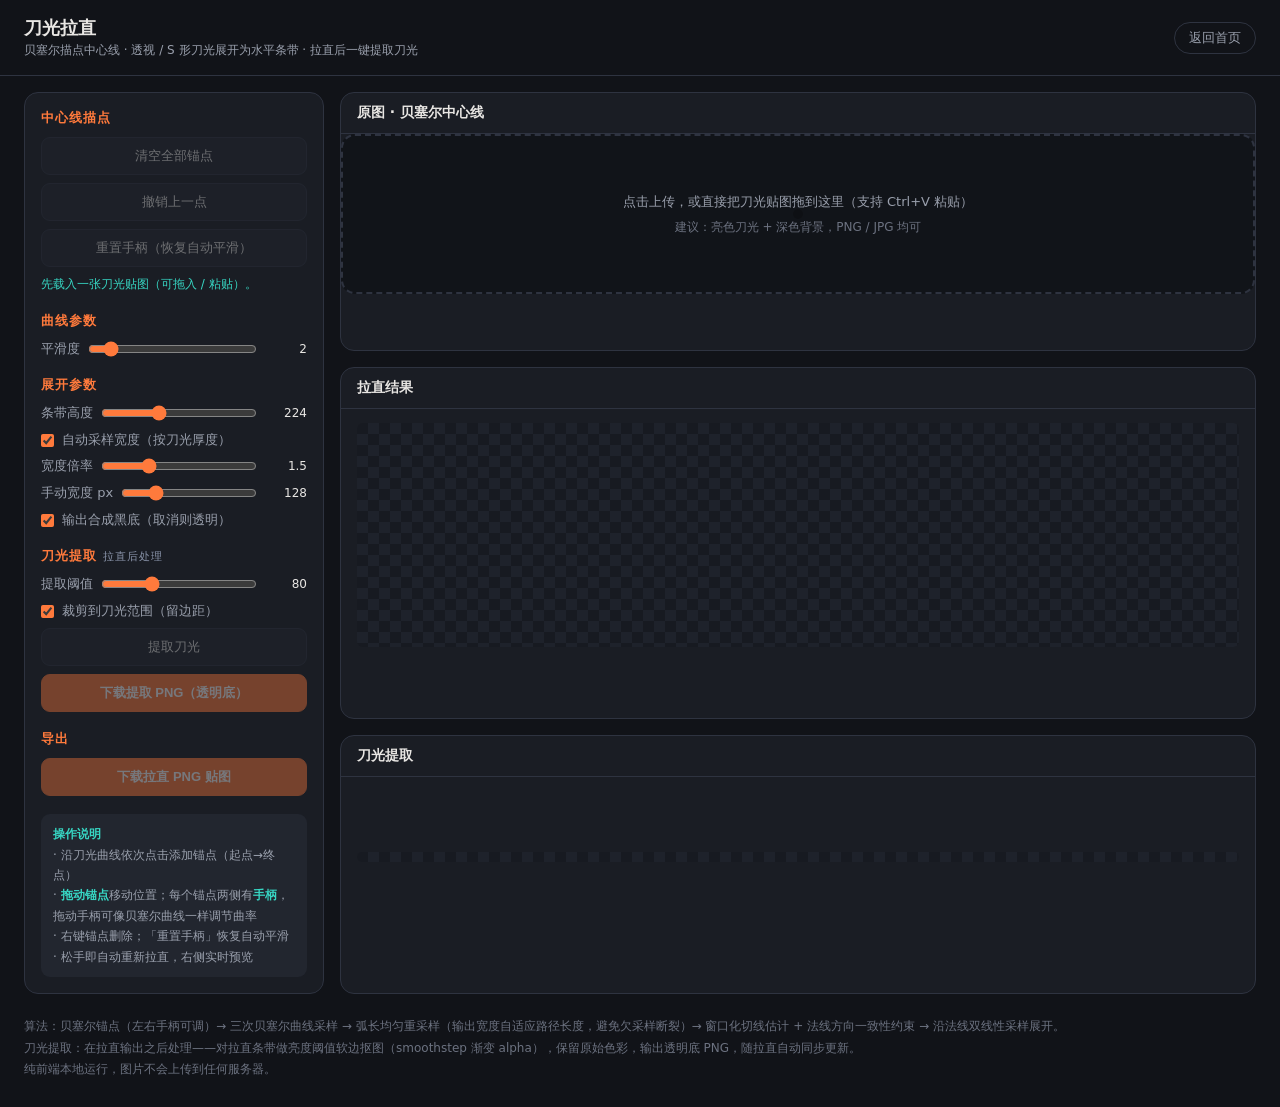
<file: slash.html>
<!DOCTYPE html>
<html lang="zh-CN">
<head>
<meta charset="UTF-8">
<meta name="viewport" content="width=device-width, initial-scale=1.0">
<title>刀光拉直工具 · Slash Straightener</title>
<style>
  :root{
    --bg:#111318; --panel:#1a1d24; --panel2:#22262f; --line:#2e3340;
    --txt:#e8e6e3; --dim:#9aa0ad; --acc:#ff7a3c; --acc2:#37d6c3;
  }
  *{box-sizing:border-box; margin:0; padding:0;}
  body{background:var(--bg); color:var(--txt); font-family:"Microsoft YaHei","PingFang SC",system-ui,sans-serif; min-height:100vh;}
  header{padding:16px 24px; border-bottom:1px solid var(--line); display:flex; align-items:center; gap:16px;}
  header h1{font-size:18px; font-weight:700;}
  header .sub{color:var(--dim); font-size:12px; margin-top:2px;}
  .back{margin-left:auto; font-size:13px; color:var(--dim); text-decoration:none; border:1px solid var(--line); padding:6px 14px; border-radius:20px; transition:.15s;}
  .back:hover{color:var(--acc); border-color:var(--acc);}
  main{display:grid; grid-template-columns:300px 1fr; gap:16px; padding:16px 24px; max-width:1500px; margin:0 auto;}
  aside{background:var(--panel); border:1px solid var(--line); border-radius:14px; padding:16px; height:fit-content; position:sticky; top:16px;}
  .group{margin-bottom:18px;}
  .group h3{font-size:13px; color:var(--acc); margin-bottom:10px; letter-spacing:1px;}
  .row{display:flex; align-items:center; justify-content:space-between; margin-bottom:9px; gap:8px; font-size:13px;}
  .row label{color:var(--dim); white-space:nowrap;}
  .row input[type=range]{flex:1; accent-color:var(--acc);}
  .row .val{min-width:42px; text-align:right; font-variant-numeric:tabular-nums; color:var(--txt); font-size:12px;}
  .btn{display:block; width:100%; border:1px solid var(--line); background:var(--panel2); color:var(--txt); padding:9px 0; border-radius:9px; cursor:pointer; font-size:13px; margin-bottom:8px; transition:.15s;}
  .btn:hover{border-color:var(--acc); color:var(--acc);}
  .btn.primary{background:var(--acc); border-color:var(--acc); color:#fff; font-weight:700;}
  .btn.primary:hover{filter:brightness(1.12); color:#fff;}
  .btn:disabled{opacity:.4; cursor:not-allowed;}
  .chk{display:flex; align-items:center; gap:8px; font-size:13px; color:var(--dim); margin-bottom:8px; cursor:pointer;}
  .chk input{accent-color:var(--acc);}
  .hint{font-size:12px; color:var(--dim); line-height:1.7; background:var(--panel2); border-radius:9px; padding:10px 12px;}
  .hint b{color:var(--acc2);}
  #status{font-size:12px; color:var(--acc2); min-height:16px; margin-top:4px; line-height:1.6;}
  #stage{display:grid; gap:16px; min-width:0;}
  .card{background:var(--panel); border:1px solid var(--line); border-radius:14px; overflow:hidden;}
  .card h2{font-size:14px; padding:11px 16px; border-bottom:1px solid var(--line); color:var(--txt); display:flex; align-items:center; gap:10px;}
  .card h2 .pill{font-size:11px; color:var(--dim); font-weight:400;}
  .cbody{padding:14px 16px; display:flex; justify-content:center; align-items:center; min-height:160px; position:relative;}
  canvas{max-width:100%; image-rendering:auto; border-radius:6px;}
  #srcCanvas{cursor:crosshair; background:#000;}
  #outWrap,#extWrap{width:100%; background:
     repeating-conic-gradient(#1e222b 0% 25%, #171a21 0% 50%) 0 0/22px 22px; border-radius:6px; display:flex; justify-content:center;}
  #drop{position:absolute; inset:0; border:2px dashed var(--line); border-radius:14px; display:flex; flex-direction:column; align-items:center; justify-content:center; gap:8px; color:var(--dim); cursor:pointer; transition:.2s; background:rgba(17,19,24,.85); z-index:5;}
  #drop:hover,#drop.over{border-color:var(--acc); color:var(--acc);}
  .empty-tips{font-size:13px;}
  .empty-sub{font-size:12px; color:#6c7280;}
  footer{max-width:1500px; margin:0 auto; padding:6px 24px 26px; color:#6c7280; font-size:12px; line-height:1.8;}
</style>
</head>
<body>

<header>
  <div>
    <h1>刀光拉直</h1>
    <div class="sub">贝塞尔描点中心线 · 透视 / S 形刀光展开为水平条带 · 拉直后一键提取刀光</div>
  </div>
  <a class="back" href="index.html">返回首页</a>
</header>

<main>
  <aside>
    <div class="group">
      <h3>中心线描点</h3>
      <button class="btn" id="btnClear" disabled>清空全部锚点</button>
      <button class="btn" id="btnUndo" disabled>撤销上一点</button>
      <button class="btn" id="btnResetH" disabled>重置手柄（恢复自动平滑）</button>
      <div id="status">先载入一张刀光贴图（可拖入 / 粘贴）。</div>
    </div>

    <div class="group">
      <h3>曲线参数</h3>
      <div class="row"><label>平滑度</label><input type="range" id="pSmooth" min="0" max="20" value="2"><span class="val" id="vSmooth">2</span></div>
    </div>

    <div class="group">
      <h3>展开参数</h3>
      <div class="row"><label>条带高度</label><input type="range" id="pHeight" min="64" max="512" step="16" value="224"><span class="val" id="vHeight">224</span></div>
      <label class="chk"><input type="checkbox" id="pAutoWidth" checked> 自动采样宽度（按刀光厚度）</label>
      <div class="row"><label>宽度倍率</label><input type="range" id="pWidthMul" min="5" max="40" value="15"><span class="val" id="vWidthMul">1.5</span></div>
      <div class="row"><label>手动宽度 px</label><input type="range" id="pWidthPx" min="16" max="512" step="4" value="128"><span class="val" id="vWidthPx">128</span></div>
      <label class="chk"><input type="checkbox" id="pBlack" checked> 输出合成黑底（取消则透明）</label>
    </div>

    <div class="group">
      <h3>刀光提取 <span style="font-weight:400;font-size:11px;color:#8892a8">拉直后处理</span></h3>
      <div class="row"><label>提取阈值</label><input type="range" id="pThreshold" min="5" max="250" value="80"><span class="val" id="vThreshold">80</span></div>
      <label class="chk"><input type="checkbox" id="pCropExt" checked> 裁剪到刀光范围（留边距）</label>
      <button class="btn" id="btnExtract" disabled>提取刀光</button>
      <button class="btn primary" id="btnSaveExt" disabled>下载提取 PNG（透明底）</button>
    </div>

    <div class="group">
      <h3>导出</h3>
      <button class="btn primary" id="btnSave" disabled>下载拉直 PNG 贴图</button>
    </div>

    <div class="hint">
      <b>操作说明</b><br>
      · 沿刀光曲线依次点击添加锚点（起点→终点）<br>
      · <b>拖动锚点</b>移动位置；每个锚点两侧有<b>手柄</b>，拖动手柄可像贝塞尔曲线一样调节曲率<br>
      · 右键锚点删除；「重置手柄」恢复自动平滑<br>
      · 松手即自动重新拉直，右侧实时预览
    </div>
  </aside>

  <section id="stage">
    <div class="card">
      <h2>原图 · 贝塞尔中心线 <span class="pill" id="srcInfo"></span></h2>
      <div class="cbody">
        <canvas id="srcCanvas" width="10" height="10"></canvas>
        <div id="drop">
          <div class="empty-tips">点击上传，或直接把刀光贴图拖到这里（支持 Ctrl+V 粘贴）</div>
          <div class="empty-sub">建议：亮色刀光 + 深色背景，PNG / JPG 均可</div>
        </div>
      </div>
    </div>
    <div class="card">
      <h2>拉直结果 <span class="pill" id="outInfo"></span></h2>
      <div class="cbody">
        <div id="outWrap" style="padding:0;"><canvas id="outCanvas" width="720" height="224"></canvas></div>
      </div>
    </div>
    <div class="card">
      <h2>刀光提取 <span class="pill" id="extInfo"></span></h2>
      <div class="cbody">
        <div id="extWrap" style="padding:0;"><canvas id="extCanvas" width="10" height="10"></canvas></div>
      </div>
    </div>
  </section>
</main>

<footer>
  算法：贝塞尔锚点（左右手柄可调）→ 三次贝塞尔曲线采样 → 弧长均匀重采样（输出宽度自适应路径长度，避免欠采样断裂）→ 窗口化切线估计 + 法线方向一致性约束 → 沿法线双线性采样展开。<br>
  刀光提取：在拉直输出之后处理——对拉直条带做亮度阈值软边抠图（smoothstep 渐变 alpha），保留原始色彩，输出透明底 PNG，随拉直自动同步更新。<br>
  纯前端本地运行，图片不会上传到任何服务器。
</footer>

<input type="file" id="fileInput" accept="image/*" style="display:none">

<script>
"use strict";
/* ================= 状态 ================= */
const $ = id => document.getElementById(id);
const srcCanvas=$("srcCanvas"), srcCtx=srcCanvas.getContext("2d");
const outCanvas=$("outCanvas"), outCtx=outCanvas.getContext("2d");
const extCanvas=$("extCanvas"), extCtx=extCanvas.getContext("2d");
let img=null, imgW=0, imgH=0, imgData=null;
let manualPts=[];          // 锚点：{x,y,hIn:{x,y}|null, hOut:{x,y}|null}（null = 自动平滑手柄）
let dragTarget=null;       // {type:'anchor'|'hIn'|'hOut', idx}
let dtCacheKey="", dtCache=null;  // 测厚用距离变换缓存
let renderPending=false;

/* ================= 图片载入 ================= */
function loadImageFromFile(file){
  if(!file || !file.type.startsWith("image/")) return;
  const r=new FileReader();
  r.onload=e=>loadImageFromURL(e.target.result);
  r.readAsDataURL(file);
}
function loadImageFromURL(url){
  const im=new Image();
  im.onload=()=>{
    const MAX=1600;
    const sc=Math.min(1, MAX/Math.max(im.width,im.height));
    imgW=Math.round(im.width*sc); imgH=Math.round(im.height*sc);
    img=document.createElement("canvas"); img.width=imgW; img.height=imgH;
    const c=img.getContext("2d"); c.drawImage(im,0,0,imgW,imgH);
    imgData=c.getImageData(0,0,imgW,imgH);
    srcCanvas.width=imgW; srcCanvas.height=imgH;
    srcCtx.drawImage(img,0,0);
    manualPts=[]; dtCacheKey="";
    $("drop").style.display="none";
    for(const id of ["btnClear","btnUndo","btnResetH","btnExtract"]) $(id).disabled=false;
    $("btnSave").disabled=true; $("btnSaveExt").disabled=true;
    $("srcInfo").textContent=`${im.width}×${im.height}` + (sc<1?`（处理分辨率 ${imgW}×${imgH}）`:"");
    $("outInfo").textContent=""; $("extInfo").textContent="";
    hasStrip=false;
    setStatus("已载入。沿刀光曲线依次点击锚点（起点 → 终点），松手即自动拉直。");
    drawOverlay();
  };
  im.src=url;
}

/* 拖拽 / 点击 / 粘贴 */
const drop=$("drop"), fileInput=$("fileInput");
drop.onclick=()=>fileInput.click();
fileInput.onchange=e=>{ loadImageFromFile(e.target.files[0]); fileInput.value=""; };
document.addEventListener("dragover",e=>{e.preventDefault(); drop.classList.add("over");});
document.addEventListener("dragleave",e=>{ if(e.target===document.documentElement) drop.classList.remove("over");});
document.addEventListener("drop",e=>{
  e.preventDefault(); drop.classList.remove("over");
  if(e.dataTransfer.files.length) loadImageFromFile(e.dataTransfer.files[0]);
});
document.addEventListener("paste",e=>{
  for(const it of (e.clipboardData?.items||[])){
    if(it.type.startsWith("image/")) loadImageFromFile(it.getAsFile());
  }
});

/* ================= 贝塞尔曲线构建 ================= */
function setStatus(s){ $("status").textContent=s; }

// 方向归一化：统一为从左到右（反转时左右手柄互换）
function orderedAnchors(){
  const P=manualPts;
  if(P.length>1 && P[0].x>P[P.length-1].x){
    return P.slice().reverse().map(p=>({x:p.x, y:p.y, hIn:p.hOut, hOut:p.hIn}));
  }
  return P;
}
// 自动切向量（Catmull-Rom → 贝塞尔控制偏移的 1/6 系数）
function autoTangent(P, i){
  const p=P[i];
  if(P.length<2) return {x:0,y:0};
  let t;
  if(i===0)                t={x:P[1].x-p.x,       y:P[1].y-p.y};
  else if(i===P.length-1)  t={x:p.x-P[i-1].x,     y:p.y-P[i-1].y};
  else                     t={x:P[i+1].x-P[i-1].x, y:P[i+1].y-P[i-1].y};
  return {x:t.x/6, y:t.y/6};
}
// 某锚点的左右手柄偏移（自定义优先，否则自动）
function handleOffsets(p, idx, P){
  const t=autoTangent(P, idx);
  return { hin: p.hIn || {x:-t.x, y:-t.y}, hout: p.hOut || {x:t.x, y:t.y} };
}
// 手柄绝对坐标：a = 左柄(in)，b = 右柄(out)
function handleAbs(p, idx, P){
  const h=handleOffsets(p, idx, P);
  return { a:{x:p.x+h.hin.x, y:p.y+h.hin.y}, b:{x:p.x+h.hout.x, y:p.y+h.hout.y} };
}
// 锚点序列 → 三次贝塞尔密集采样
function bezierDense(P){
  if(P.length<2) return null;
  const pts=[];
  for(let i=0;i<P.length-1;i++){
    const p0=P[i], p3=P[i+1];
    const h0=handleOffsets(P[i], i, P), h1=handleOffsets(P[i+1], i+1, P);
    const c1={x:p0.x+h0.hout.x, y:p0.y+h0.hout.y};
    const c2={x:p3.x+h1.hin.x,  y:p3.y+h1.hin.y};
    const chord=Math.hypot(p3.x-p0.x, p3.y-p0.y);
    const steps=Math.min(160, Math.max(12, Math.ceil(chord/3)));
    for(let s=0;s<steps;s++){
      const t=s/steps, mt=1-t;
      pts.push({
        x: mt*mt*mt*p0.x + 3*mt*mt*t*c1.x + 3*mt*t*t*c2.x + t*t*t*p3.x,
        y: mt*mt*mt*p0.y + 3*mt*mt*t*c1.y + 3*mt*t*t*c2.y + t*t*t*p3.y
      });
    }
  }
  const last=P[P.length-1];
  pts.push({x:last.x, y:last.y});
  return pts;
}

// 滑动平均平滑（仅轻微去采样噪声）
function smoothPts(pts, win){
  if(win<1 || pts.length<3) return pts;
  const out=[], n=pts.length;
  for(let i=0;i<n;i++){
    let sx=0,sy=0,c=0;
    for(let j=Math.max(0,i-win);j<=Math.min(n-1,i+win);j++){ sx+=pts[j].x; sy+=pts[j].y; c++; }
    out.push({x:sx/c, y:sy/c});
  }
  return out;
}

// 弧长均匀重采样
function resampleUniform(pts, count){
  const L=[0];
  for(let i=1;i<pts.length;i++){
    const dx=pts[i].x-pts[i-1].x, dy=pts[i].y-pts[i-1].y;
    L.push(L[i-1]+Math.hypot(dx,dy));
  }
  const total=L[L.length-1]||1, out=[];
  let seg=0;
  for(let k=0;k<count;k++){
    const t=k/(count-1)*total;
    while(seg<L.length-2 && L[seg+1]<t) seg++;
    const a=pts[seg], b=pts[seg+1]||a;
    const f=(t-L[seg])/((L[seg+1]-L[seg])||1);
    out.push({x:a.x+(b.x-a.x)*f, y:a.y+(b.y-a.y)*f});
  }
  return {pts:out, length:total};
}

/* ================= 测厚（自动采样宽度） ================= */
function getMaskAndDT(){
  const kk=+$("pThreshold").value;
  if(kk===dtCacheKey && dtCache) return dtCache;
  const d=imgData.data, n=imgW*imgH;
  const mask=new Uint8Array(n);
  const th=kk;
  for(let i=0;i<n;i++){
    const a=d[i*4+3]/255;
    const lum=(0.299*d[i*4]+0.587*d[i*4+1]+0.114*d[i*4+2])*a;
    mask[i]= lum>th ?1:0;
  }
  const w=imgW,h=imgH, INF=1e9;
  const dt=new Float32Array(w*h);
  for(let i=0;i<w*h;i++) dt[i]=mask[i]?INF:0;
  for(let y=0;y<h;y++)for(let x=0;x<w;x++){
    const i=y*w+x; if(!mask[i])continue;
    let m=dt[i];
    if(x>0)      m=Math.min(m,dt[i-1]+1);
    if(y>0)      m=Math.min(m,dt[i-w]+1);
    if(x>0&&y>0) m=Math.min(m,dt[i-w-1]+1.414);
    if(x<w-1&&y>0) m=Math.min(m,dt[i-w+1]+1.414);
    dt[i]=m;
  }
  for(let y=h-1;y>=0;y--)for(let x=w-1;x>=0;x--){
    const i=y*w+x; if(!mask[i])continue;
    let m=dt[i];
    if(x<w-1)      m=Math.min(m,dt[i+1]+1);
    if(y<h-1)      m=Math.min(m,dt[i+w]+1);
    if(x<w-1&&y<h-1) m=Math.min(m,dt[i+w+1]+1.414);
    if(x>0&&y<h-1) m=Math.min(m,dt[i+w-1]+1.414);
    dt[i]=m;
  }
  dtCache={mask, dt};
  dtCacheKey=kk;
  return dtCache;
}

/* ================= 拉直渲染 ================= */
function renderStrip(){
  if(!img || manualPts.length<2){ return; }
  // 1. 锚点（方向归一化）→ 贝塞尔密集曲线
  let dense=bezierDense(orderedAnchors());
  dense=smoothPts(dense, +$("pSmooth").value);
  // 2. 均匀重采样：先粗采一次以获得路径长度，决定输出宽度（防欠采样断裂）
  const probe=resampleUniform(dense, 64);
  const OUTW=Math.min(4096, Math.max(720, Math.ceil(probe.length*1.1)));
  const {pts:path, length}=resampleUniform(dense, OUTW);

  // 3. 窗口化切线 + 法线方向一致性（固定朝上，不做镜像）
  const OUTHP=+$("pHeight").value;
  const tangWin=Math.max(2, Math.round(OUTW*0.008));
  const normals=new Float32Array(OUTW*2);
  let prevNx=0, prevNy=0;
  for(let i=0;i<OUTW;i++){
    const a=path[Math.max(0,i-tangWin)], b=path[Math.min(OUTW-1,i+tangWin)];
    let tx=b.x-a.x, ty=b.y-a.y;
    const tl=Math.hypot(tx,ty)||1; tx/=tl; ty/=tl;
    let nx=-ty, ny=tx;
    // 方向一致性：与前一法线同向，杜绝局部翻转
    if(i>0 && nx*prevNx+ny*prevNy<0){ nx=-nx; ny=-ny; }
    prevNx=nx; prevNy=ny;
    normals[i*2]=nx; normals[i*2+1]=ny;
  }

  // 4. 采样宽度
  let sampleW;
  if($("pAutoWidth").checked){
    const {mask, dt}=getMaskAndDT();
    const dts=[];
    for(const p of path){
      const x=Math.min(imgW-1,Math.max(0,p.x))|0, y=Math.min(imgH-1,Math.max(0,p.y))|0;
      if(mask[y*imgW+x]) dts.push(dt[y*imgW+x]);
    }
    dts.sort((a,b)=>a-b);
    const d80=dts.length? dts[Math.floor(dts.length*0.8)] : 8;
    sampleW=Math.max(10, d80*2*1.6)*(+$("pWidthMul").value/10);
  }else{
    sampleW=+$("pWidthPx").value;
  }

  // 5. 沿法线双线性采样（边界钳制，避免透明断缝）
  const out=outCtx.createImageData(OUTW,OUTHP);
  const sd=imgData.data, od=out.data;
  for(let i=0;i<OUTW;i++){
    const p=path[i];
    const nx=normals[i*2], ny=normals[i*2+1];
    for(let j=0;j<OUTHP;j++){
      const off=(j/(OUTHP-1)-0.5)*sampleW;
      const x=Math.min(imgW-1.001, Math.max(0, p.x+nx*off));
      const y=Math.min(imgH-1.001, Math.max(0, p.y+ny*off));
      const o=(j*OUTW+i)*4;
      const x0=x|0, y0=y|0, fx=x-x0, fy=y-y0;
      const i00=(y0*imgW+x0)*4, i10=i00+4, i01=i00+imgW*4, i11=i01+4;
      for(let c=0;c<4;c++){
        const v=(1-fy)*((1-fx)*sd[i00+c]+fx*sd[i10+c])+fy*((1-fx)*sd[i01+c]+fx*sd[i11+c]);
        od[o+c]=v;
      }
    }
  }
  outCanvas.width=OUTW; outCanvas.height=OUTHP;
  outCtx.putImageData(out,0,0);
  if($("pBlack").checked){
    outCtx.globalCompositeOperation="destination-over";
    outCtx.fillStyle="#000"; outCtx.fillRect(0,0,OUTW,OUTHP);
    outCtx.globalCompositeOperation="source-over";
  }
  $("btnSave").disabled=false;
  const info=`条带 ${OUTW}×${OUTHP} · 路径长 ${Math.round(length)}px · 采样宽 ${Math.round(sampleW)}px`;
  $("outInfo").textContent=info;
  setStatus(`已拉直 — ${info}（输出宽度随路径自适应，无欠采样断裂）`);
  // 刀光提取在拉直输出之后处理：每次拉直完成自动同步提取预览
  hasStrip=true;
  extractGlow();
}

function requestRender(){
  if(renderPending) return;
  renderPending=true;
  requestAnimationFrame(()=>{ renderPending=false; renderStrip(); });
}

/* ================= 叠加层 ================= */
function drawOverlay(){
  if(!img) return;
  srcCtx.clearRect(0,0,imgW,imgH);
  srcCtx.drawImage(img,0,0);
  const P=orderedAnchors();
  if(P.length>=2){
    const path=bezierDense(P);
    srcCtx.save();
    srcCtx.strokeStyle="rgba(55,214,195,.9)"; srcCtx.lineWidth=Math.max(1.5,imgW/500);
    srcCtx.beginPath();
    path.forEach((p,i)=> i?srcCtx.lineTo(p.x,p.y):srcCtx.moveTo(p.x,p.y));
    srcCtx.stroke();
    // 起终点提示
    const s=P[0], e=P[P.length-1];
    srcCtx.fillStyle="#37d6c3";
    srcCtx.font=`bold ${Math.max(12,imgW/40)}px sans-serif`;
    srcCtx.fillText("起",s.x+8,s.y-8);
    srcCtx.fillStyle="#ff7a3c";
    srcCtx.fillText("终",e.x+8,e.y-8);
    srcCtx.restore();
  }
  // 锚点 + 贝塞尔手柄
  const r=Math.max(4,imgW/180), hr=Math.max(3,imgW/300);
  P.forEach((p,i)=>{
    const {a,b}=handleAbs(p,i,P);
    // 手柄连线
    srcCtx.strokeStyle="rgba(255,255,255,.45)"; srcCtx.lineWidth=1;
    srcCtx.beginPath(); srcCtx.moveTo(a.x,a.y); srcCtx.lineTo(p.x,p.y); srcCtx.lineTo(b.x,b.y); srcCtx.stroke();
    // 左柄（青色实心）
    srcCtx.beginPath(); srcCtx.arc(a.x,a.y,hr,0,7);
    srcCtx.fillStyle="#37d6c3"; srcCtx.fill();
    // 右柄（橙色实心）
    srcCtx.beginPath(); srcCtx.arc(b.x,b.y,hr,0,7);
    srcCtx.fillStyle="#ff7a3c"; srcCtx.fill();
    // 锚点（白圈橙心）
    srcCtx.beginPath(); srcCtx.arc(p.x,p.y,r,0,7);
    srcCtx.fillStyle="#ff7a3c"; srcCtx.fill();
    srcCtx.strokeStyle="#fff"; srcCtx.lineWidth=1.5; srcCtx.stroke();
    srcCtx.fillStyle="#fff";
    srcCtx.font=`${Math.max(9,imgW/110)}px sans-serif`;
    srcCtx.fillText(i+1, p.x+Math.max(5,imgW/240), p.y-Math.max(5,imgW/240));
  });
}

/* ================= 描点交互 ================= */
function canvasPos(e){
  const r=srcCanvas.getBoundingClientRect();
  return {x:(e.clientX-r.left)*imgW/r.width, y:(e.clientY-r.top)*imgH/r.height};
}
function updateBtns(){
  $("btnClear").disabled=!img || manualPts.length===0;
  $("btnUndo").disabled=!img || manualPts.length===0;
  $("btnResetH").disabled=!img || manualPts.length===0;
}
// 命中测试：优先手柄，其次锚点
function hitTest(p){
  const P=manualPts;
  const hr=Math.max(7,imgW/130);
  for(let i=P.length-1;i>=0;i--){
    const {a,b}=handleAbs(P[i],i,P);
    if(Math.hypot(a.x-p.x,a.y-p.y)<hr) return {type:"hIn", idx:i};
    if(Math.hypot(b.x-p.x,b.y-p.y)<hr) return {type:"hOut", idx:i};
  }
  for(let i=P.length-1;i>=0;i--){
    if(Math.hypot(P[i].x-p.x,P[i].y-p.y)<hr*1.25) return {type:"anchor", idx:i};
  }
  return null;
}
srcCanvas.addEventListener("pointerdown",e=>{
  if(!img)return;
  e.preventDefault();
  const p=canvasPos(e);
  const hit=hitTest(p);
  if(hit){
    dragTarget=hit;
  }else{
    manualPts.push({x:p.x, y:p.y, hIn:null, hOut:null});
    dragTarget={type:"anchor", idx:manualPts.length-1};
  }
  srcCanvas.setPointerCapture(e.pointerId);
  drawOverlay(); updateBtns(); requestRender();
});
srcCanvas.addEventListener("pointermove",e=>{
  if(!dragTarget)return;
  const p=canvasPos(e), t=dragTarget, a=manualPts[t.idx];
  if(t.type==="anchor"){ a.x=p.x; a.y=p.y; }
  else if(t.type==="hIn"){  a.hIn ={x:p.x-a.x, y:p.y-a.y}; }
  else if(t.type==="hOut"){ a.hOut={x:p.x-a.x, y:p.y-a.y}; }
  drawOverlay(); requestRender();
});
srcCanvas.addEventListener("pointerup",()=>dragTarget=null);
srcCanvas.addEventListener("contextmenu",e=>{
  if(!img)return;
  e.preventDefault();
  const p=canvasPos(e), hr=Math.max(8,imgW/120);
  const i=manualPts.findIndex(q=>Math.hypot(q.x-p.x,q.y-p.y)<hr);
  if(i>=0){ manualPts.splice(i,1); drawOverlay(); updateBtns(); requestRender(); }
});

$("btnClear").onclick=()=>{ manualPts=[]; drawOverlay(); updateBtns(); $("outInfo").textContent=""; hasStrip=false; $("extInfo").textContent="等待拉直结果"; $("btnSaveExt").disabled=true; setStatus("已清空锚点。"); };
$("btnUndo").onclick=()=>{ manualPts.pop(); drawOverlay(); updateBtns(); if(manualPts.length>=2)requestRender(); else {$("outInfo").textContent=""; $("btnSave").disabled=true; hasStrip=false; $("extInfo").textContent="等待拉直结果"; $("btnSaveExt").disabled=true;} };
$("btnResetH").onclick=()=>{ manualPts.forEach(p=>{p.hIn=null; p.hOut=null;}); drawOverlay(); requestRender(); setStatus("手柄已重置为自动平滑。"); };

/* ================= 刀光提取（基于拉直结果的软边抠图） ================= */
let hasStrip=false;   // 是否已有拉直输出（提取在拉直之后处理）
function extractGlow(){
  if(!img) return;
  if(!hasStrip){
    $("extInfo").textContent="等待拉直结果";
    $("btnSaveExt").disabled=true;
    return;
  }
  const W=outCanvas.width, H=outCanvas.height;
  const d=outCtx.getImageData(0,0,W,H).data;
  const th=+$("pThreshold").value;
  const lo=th*0.35, hi=Math.max(th, lo+1);
  const n=W*H;
  const alpha=new Float32Array(n);
  let minX=W, minY=H, maxX=-1, maxY=-1;
  for(let i=0;i<n;i++){
    const a=d[i*4+3]/255;
    const lum=(0.299*d[i*4]+0.587*d[i*4+1]+0.114*d[i*4+2])*a;
    let al=0;
    if(lum>=hi) al=1;
    else if(lum>lo){ const t=(lum-lo)/(hi-lo); al=t*t*(3-2*t); } // smoothstep 软边
    alpha[i]=al;
    if(al>0.02){
      const x=i%W, y=(i/W)|0;
      if(x<minX)minX=x; if(x>maxX)maxX=x;
      if(y<minY)minY=y; if(y>maxY)maxY=y;
    }
  }
  if(maxX<0){
    $("extInfo").textContent="未检测到刀光";
    $("btnSaveExt").disabled=true;
    setStatus("提取：拉直结果中没有亮于阈值的刀光像素，请调低「提取阈值」。");
    return;
  }
  let x0,y0,w,h;
  if($("pCropExt").checked){
    const pad=Math.round(Math.max(8, Math.max(W,H)*0.02));
    x0=Math.max(0,minX-pad); y0=Math.max(0,minY-pad);
    w=Math.min(W,maxX+1+pad)-x0; h=Math.min(H,maxY+1+pad)-y0;
  }else{ x0=0; y0=0; w=W; h=H; }
  const out=extCtx.createImageData(w,h);
  const od=out.data;
  for(let y=0;y<h;y++)for(let x=0;x<w;x++){
    const si=(y+y0)*W+(x+x0), di=(y*w+x)*4;
    od[di]=d[si*4]; od[di+1]=d[si*4+1]; od[di+2]=d[si*4+2];
    od[di+3]=Math.round(alpha[si]*255);
  }
  extCanvas.width=w; extCanvas.height=h;
  extCtx.putImageData(out,0,0);
  $("btnSaveExt").disabled=false;
  $("extInfo").textContent=`${w}×${h} 透明底 · 来自拉直结果`;
}
$("btnExtract").onclick=()=>{ extractGlow(); setStatus("刀光提取完成，可在下方卡片查看并下载。"); };
$("btnSaveExt").onclick=()=>{
  extCanvas.toBlob(b=>{
    const a=document.createElement("a");
    a.href=URL.createObjectURL(b);
    a.download="slash_extracted.png";
    a.click();
    setTimeout(()=>URL.revokeObjectURL(a.href),3000);
  },"image/png");
};

/* ================= 导出 ================= */
$("btnSave").onclick=()=>{
  outCanvas.toBlob(b=>{
    const a=document.createElement("a");
    a.href=URL.createObjectURL(b);
    a.download="slash_straightened.png";
    a.click();
    setTimeout(()=>URL.revokeObjectURL(a.href),3000);
  },"image/png");
};

/* ================= 参数绑定 ================= */
const bind=(id,vid,fmt)=>{ const el=$(id); el.addEventListener("input",()=>{ $(vid).textContent=fmt?fmt(el.value):el.value; }); };
bind("pSmooth","vSmooth"); bind("pHeight","vHeight");
bind("pWidthMul","vWidthMul",v=>(v/10).toFixed(1));
bind("pWidthPx","vWidthPx"); bind("pThreshold","vThreshold");
for(const id of ["pSmooth","pHeight","pWidthMul","pWidthPx","pAutoWidth","pBlack"]){
  $(id).addEventListener("input",requestRender);
}
// 提取阈值同时影响拉直采样宽度与刀光提取；裁剪只影响提取。
// 提取预览在 renderStrip 完成后自动同步（提取在拉直输出之后处理）
$("pThreshold").addEventListener("input",requestRender);
$("pCropExt").addEventListener("input",extractGlow);
</script>
</body>
</html>
</file>
